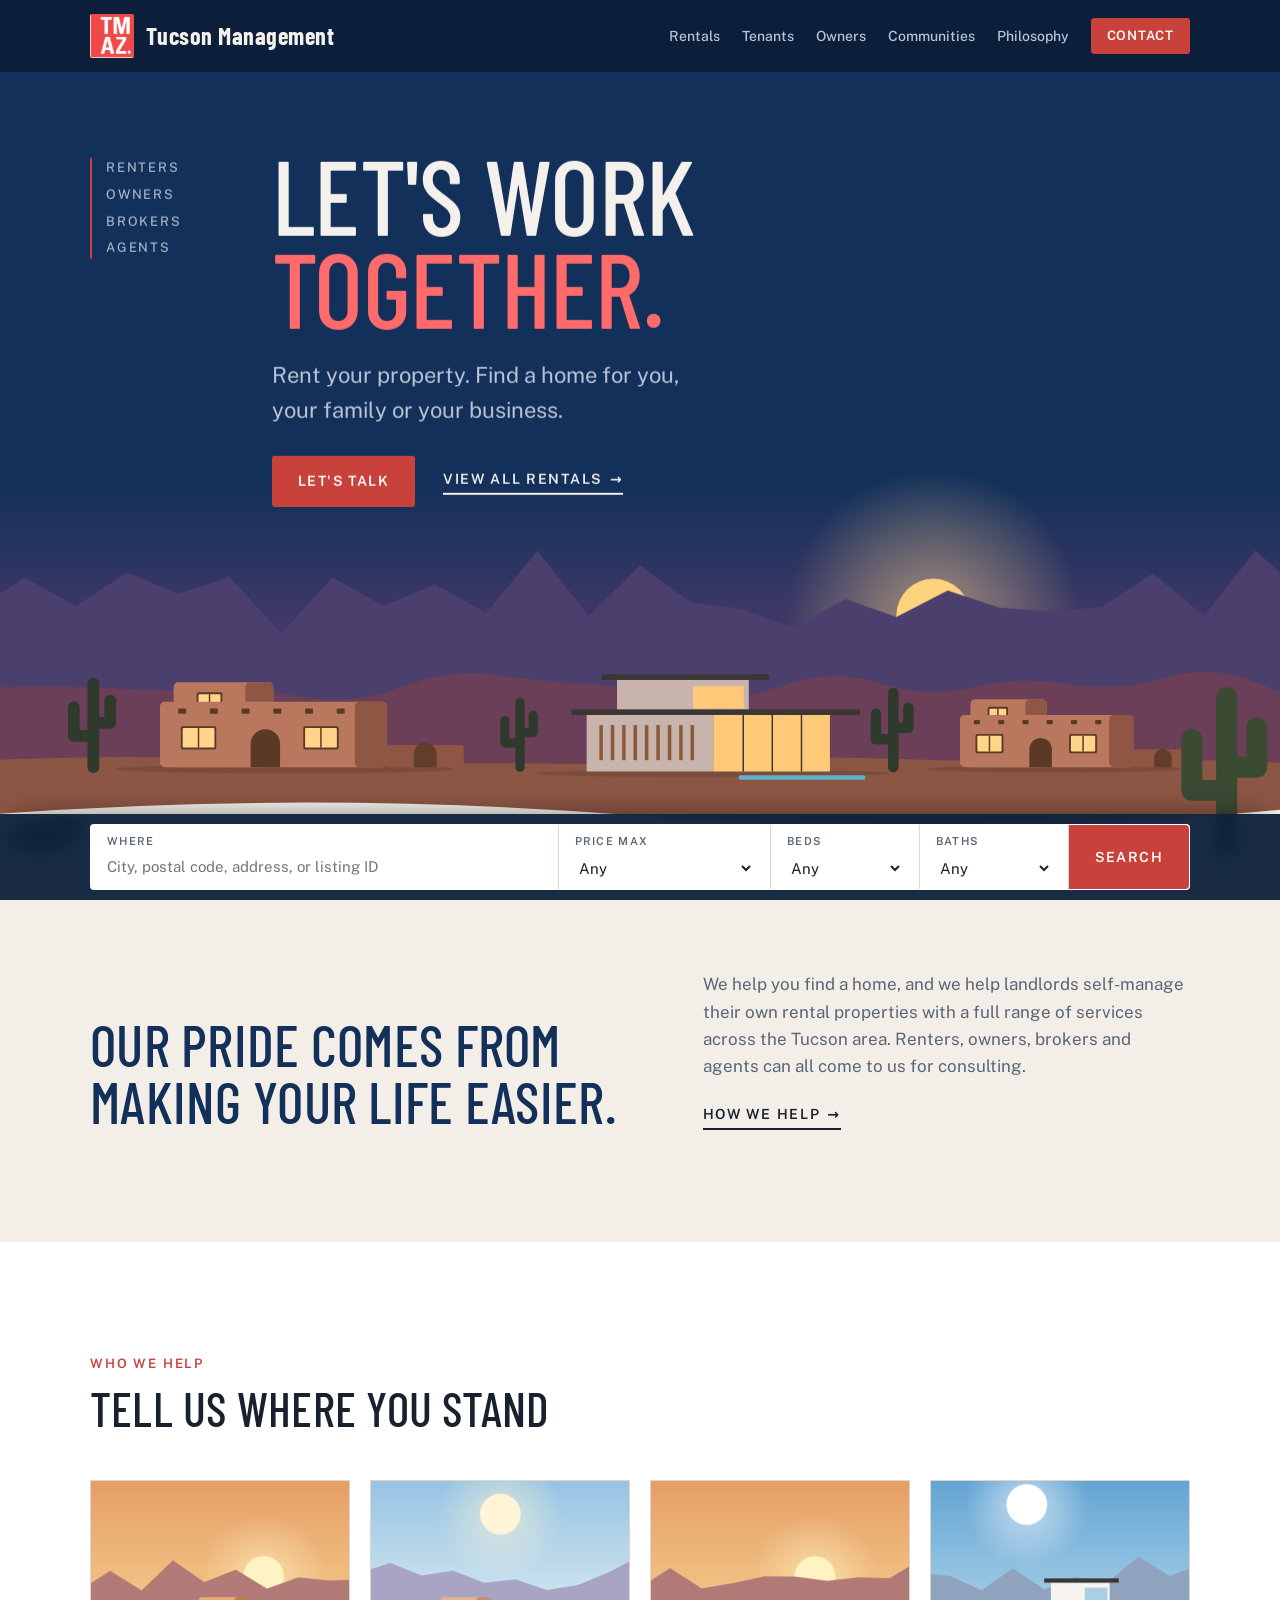
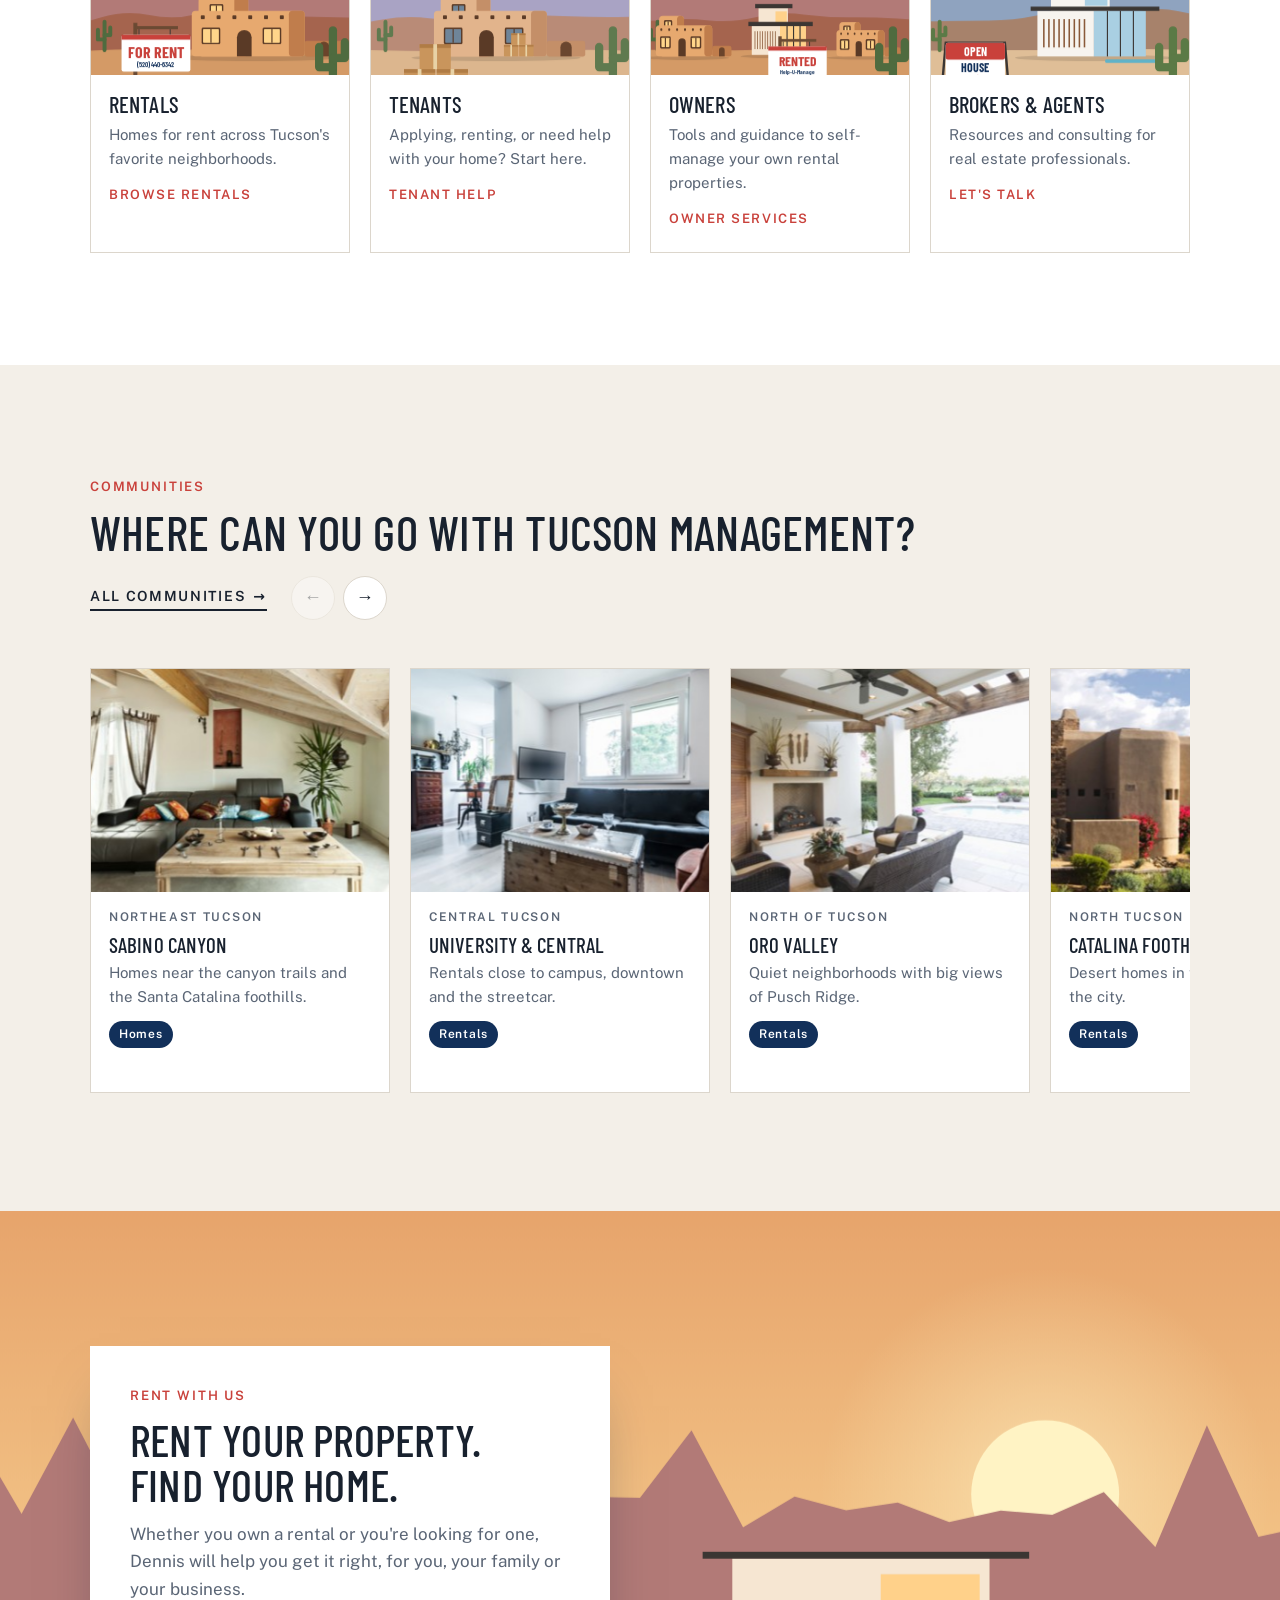
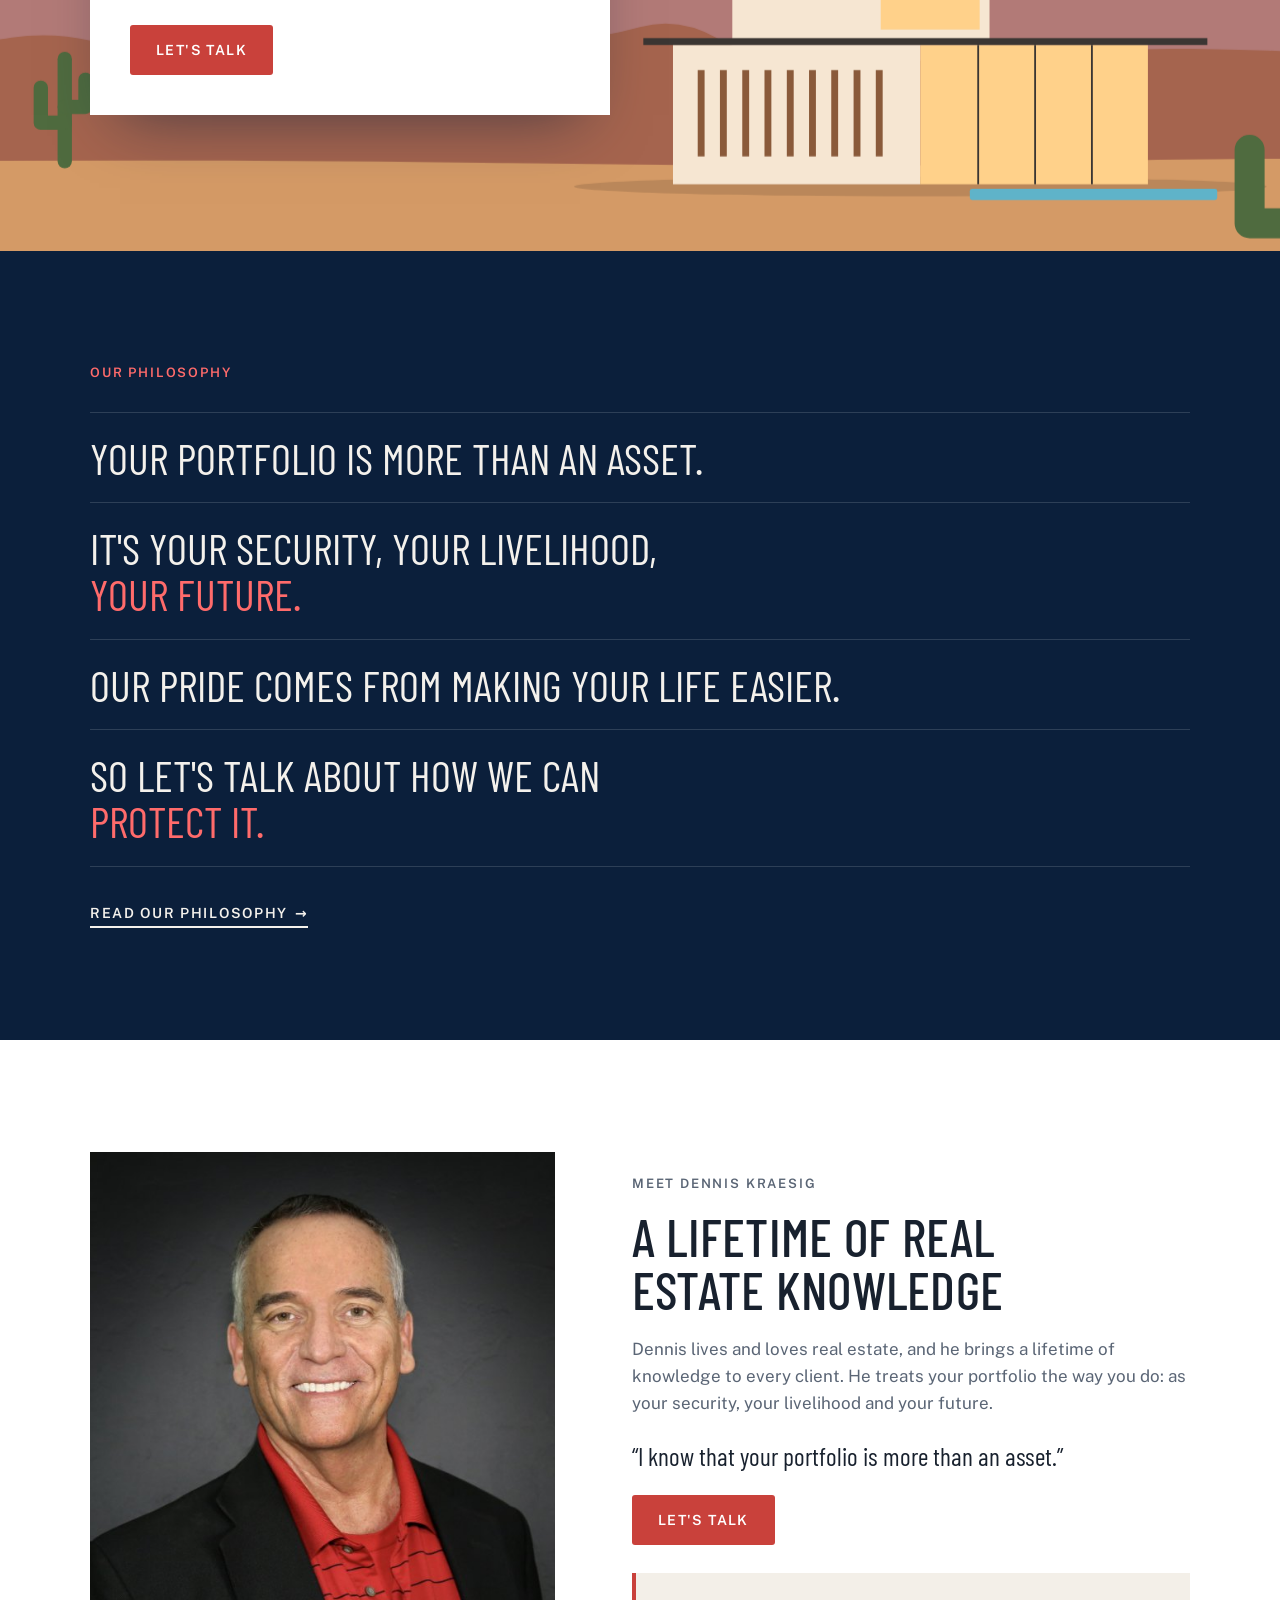
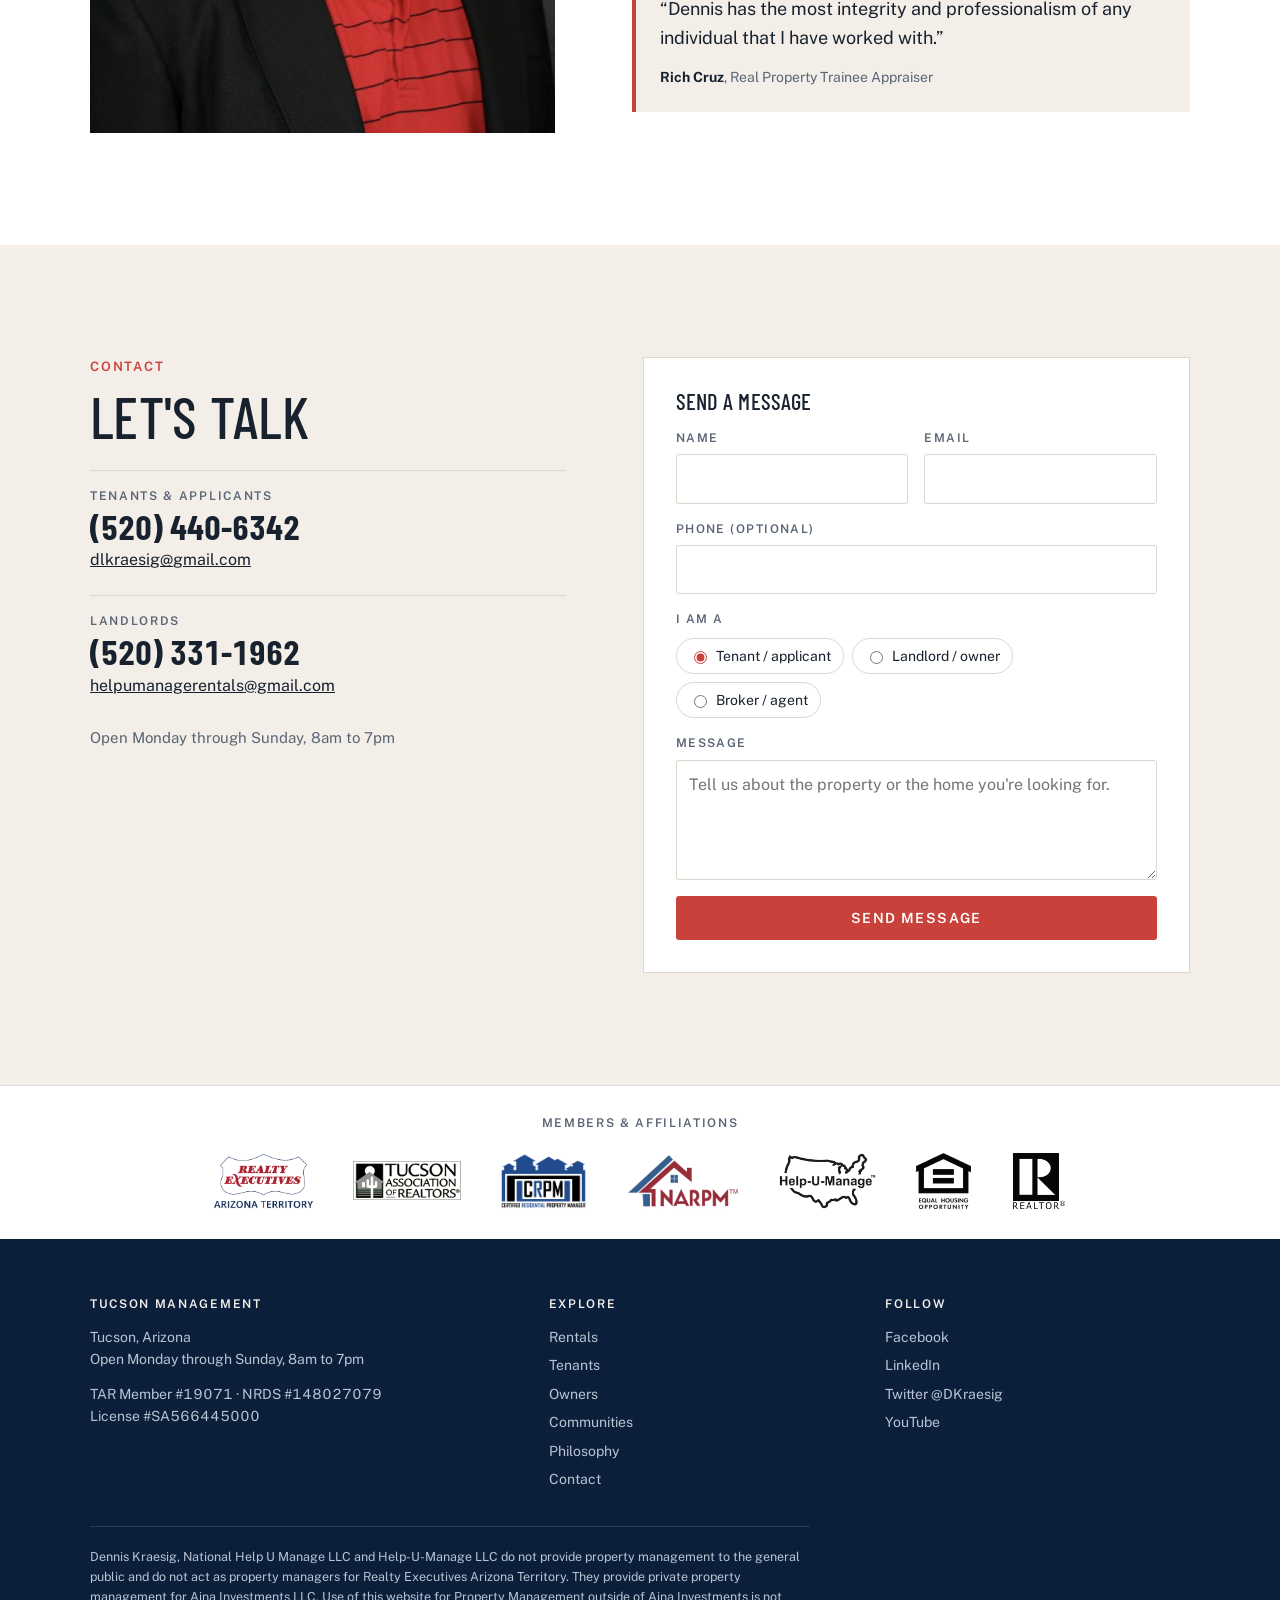
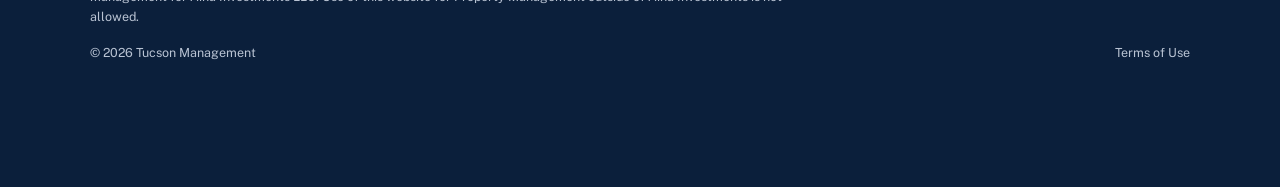
<file: index.html>
<!doctype html>
<html lang="en">
<head>
<meta charset="utf-8">
<meta name="viewport" content="width=device-width, initial-scale=1, viewport-fit=cover">
<meta name="description" content="Tucson Management: rentals and landlord support across Tucson with Dennis Kraesig.">
<title>Tucson Management</title>
<link rel="preconnect" href="https://fonts.googleapis.com">
<link rel="preconnect" href="https://fonts.gstatic.com" crossorigin>
<link rel="stylesheet" href="https://fonts.googleapis.com/css2?family=Barlow+Condensed:wght@400;500;600;700&family=Public+Sans:wght@400;500;600&display=swap">
<link rel="stylesheet" href="site.css">
</head>
<body>
<header class="topbar">
  <div class="wrap">
    <a class="brand" href="index.html" aria-label="Tucson Management home">
      <img class="brand-mark" src="img/tmaz-logo.png" alt="" width="44" height="44">
      <span class="brand-name">Tucson Management</span>
    </a>
    <nav class="nav" aria-label="Main">
      <a href="rentals/index.html">Rentals</a>
      <a href="tenants/index.html">Tenants</a>
      <a href="owners/index.html">Owners</a>
      <a href="communities/index.html">Communities</a>
      <a href="philosophy/index.html">Philosophy</a>
      <a class="cta" href="contact/index.html">Contact</a>
    </nav>
  </div>
</header>

<main id="top">
  <section class="hero" aria-labelledby="hero-title">
    <div class="wrap hero-grid hero-copy" data-depth="0.28">
      <ul class="hero-tags" aria-label="We serve">
        <li>Renters</li><li>Owners</li><li>Brokers</li><li>Agents</li>
      </ul>
      <div>
        <h1 id="hero-title">Let's work<br><span>together.</span></h1>
        <p class="hero-lede">Rent your property. Find a home for you, your family or your business.</p>
        <div class="hero-actions">
          <a class="btn" href="contact/index.html">Let's talk</a>
          <a class="textlink" href="rentals/index.html">View all rentals</a>
        </div>
      </div>
    </div>
    <div class="hero-scene" id="hero-scene" aria-hidden="true"></div>
  </section>

  <section class="search dock" aria-label="Search rentals">
    <div class="wrap">
      <form id="search-form" role="search" data-target="rentals/index.html">
        <label for="q"><span>Where</span><input id="q" name="q" type="text" placeholder="City, postal code, address, or listing ID"></label>
        <label for="price"><span>Price max</span>
          <select id="price" name="price"><option value="">Any</option><option>$1,000</option><option>$1,500</option><option>$2,000</option><option>$2,500</option><option>$3,500+</option></select></label>
        <label for="beds"><span>Beds</span>
          <select id="beds" name="beds"><option value="">Any</option><option>1+</option><option>2+</option><option>3+</option><option>4+</option></select></label>
        <label for="baths"><span>Baths</span>
          <select id="baths" name="baths"><option value="">Any</option><option>1+</option><option>2+</option><option>3+</option></select></label>
        <button class="btn" type="submit">Search</button>
      </form>
    </div>
  </section>

  <section class="intro" aria-labelledby="intro-title">
    <div class="wrap intro-grid">
      <h2 id="intro-title">Our pride comes from making your life easier.</h2>
      <div>
        <p>We help you find a home, and we help landlords self-manage their own rental properties with a full range of services across the Tucson area. Renters, owners, brokers and agents can all come to us for consulting.</p>
        <a class="textlink" href="#who">How we help</a>
      </div>
    </div>
  </section>

  <section class="who" id="who" aria-labelledby="who-title">
    <div class="wrap">
      <div class="head">
        <div><p class="eyebrow">Who we help</p><h2 id="who-title">Tell us where you stand</h2></div>
      </div>
      <div class="who-grid">
        <a class="who-card" href="rentals/index.html">
          <div class="ph" role="img" aria-label="Home with a For Rent sign" data-scene="golden:rent" data-seed="3"></div>
          <div class="body"><h3>Rentals</h3><p>Homes for rent across Tucson's favorite neighborhoods.</p><span class="more">Browse rentals</span></div>
        </a>
        <a class="who-card" href="tenants/index.html">
          <div class="ph" role="img" aria-label="Moving boxes at the front door of a new home" data-scene="morning:movein" data-seed="10"></div>
          <div class="body"><h3>Tenants</h3><p>Applying, renting, or need help with your home? Start here.</p><span class="more">Tenant help</span></div>
        </a>
        <a class="who-card" href="owners/index.html">
          <div class="ph" role="img" aria-label="A row of rental homes" data-scene="golden:portfolio" data-seed="17"></div>
          <div class="body"><h3>Owners</h3><p>Tools and guidance to self-manage your own rental properties.</p><span class="more">Owner services</span></div>
        </a>
        <a class="who-card" href="owners/index.html#brokers">
          <div class="ph" role="img" aria-label="Open house sign in front of a modern home" data-scene="day:openhouse" data-seed="24"></div>
          <div class="body"><h3>Brokers &amp; Agents</h3><p>Resources and consulting for real estate professionals.</p><span class="more">Let's talk</span></div>
        </a>
      </div>
    </div>
  </section>

  <section class="places" id="communities" aria-labelledby="places-title">
    <div class="wrap">
      <div class="head">
        <div><p class="eyebrow">Communities</p><h2 id="places-title">Where can you go with Tucson Management?</h2></div>
        <div class="head-actions"><a class="textlink" href="communities/index.html">All communities</a>
        <div class="car-nav"><button type="button" class="car-btn" data-dir="-1" aria-controls="comm-carousel" aria-label="Previous communities">←</button><button type="button" class="car-btn" data-dir="1" aria-controls="comm-carousel" aria-label="Next communities">→</button></div></div>
      </div>
      <div class="places-grid carousel" id="comm-carousel" tabindex="0" role="region" aria-label="Communities, scroll sideways for more">
        <article class="place"><div class="ph" role="img" aria-label="Home near Sabino Canyon" data-scene="morning:adobe" data-seed="31" data-src="img/photos/sabino-canyon.jpg"></div>
          <div class="body"><span class="loc">Northeast Tucson</span><h3><a href="communities/index.html#sabino" style="text-decoration:none">Sabino Canyon</a></h3><p>Homes near the canyon trails and the Santa Catalina foothills.</p><span class="pill">Homes</span></div></article>
        <article class="place"><div class="ph" role="img" aria-label="Home near the university" data-scene="golden:modern" data-seed="38" data-src="img/photos/university.jpg"></div>
          <div class="body"><span class="loc">Central Tucson</span><h3><a href="communities/index.html#university" style="text-decoration:none">University &amp; Central</a></h3><p>Rentals close to campus, downtown and the streetcar.</p><span class="pill">Rentals</span></div></article>
        <article class="place"><div class="ph" role="img" aria-label="Home in Oro Valley" data-scene="dusk:modern" data-seed="45" data-src="img/photos/oro-valley.jpg"></div>
          <div class="body"><span class="loc">North of Tucson</span><h3><a href="communities/index.html#oro-valley" style="text-decoration:none">Oro Valley</a></h3><p>Quiet neighborhoods with big views of Pusch Ridge.</p><span class="pill">Rentals</span></div></article>
        <article class="place"><div class="ph" role="img" aria-label="Home in the Catalina Foothills" data-scene="day:adobe" data-seed="52" data-src="img/photos/catalina-foothills.jpg"></div>
          <div class="body"><span class="loc">North Tucson</span><h3><a href="communities/index.html#foothills" style="text-decoration:none">Catalina Foothills</a></h3><p>Desert homes in the foothills above the city.</p><span class="pill">Rentals</span></div></article>
      
        <article class="place"><div class="ph" role="img" aria-label="Home in Casas Adobes" data-scene="golden:adobe" data-seed="59" data-src="img/photos/casas-adobes.jpg"></div>
          <div class="body"><span class="loc">Northwest Tucson</span><h3><a href="communities/index.html#casas-adobes" style="text-decoration:none">Casas Adobes</a></h3><p>Established neighborhoods with mountain views on the northwest side.</p><span class="pill">Homes</span></div></article>
        <article class="place"><div class="ph" role="img" aria-label="Home in Drexel Heights" data-scene="day:adobe" data-seed="66" data-src="img/photos/drexel-heights.jpg"></div>
          <div class="body"><span class="loc">Southwest Tucson</span><h3><a href="communities/index.html#drexel-heights" style="text-decoration:none">Drexel Heights</a></h3><p>Room to spread out on the southwest side, near Tucson Mountain Park.</p><span class="pill">Homes</span></div></article>
      </div>
    </div>
  </section>

  <section class="band" aria-labelledby="band-title">
    <div class="band-bg" role="img" aria-label="Modern desert home at golden hour" data-scene="golden:band" data-seed="41" data-band></div>
    <div class="wrap">
      <div class="band-card">
        <p class="eyebrow">Rent with us</p>
        <h2 id="band-title">Rent your property. Find your home.</h2>
        <p>Whether you own a rental or you're looking for one, Dennis will help you get it right, for you, your family or your business.</p>
        <a class="btn" href="contact/index.html">Let's talk</a>
      </div>
    </div>
  </section>

  <section class="philosophy" id="philosophy" aria-labelledby="phil-title">
    <div class="wrap">
      <p class="eyebrow" id="phil-title">Our philosophy</p>
      <ul class="principles">
        <li>Your portfolio is more than an asset.</li>
        <li>It's your security, your livelihood, <em>your future.</em></li>
        <li>Our pride comes from making your life easier.</li>
        <li>So let's talk about how we can <em>protect it.</em></li>
      </ul>
      <p style="margin:32px 0 0"><a class="textlink" href="philosophy/index.html">Read our philosophy</a></p>
    </div>
  </section>

  <section class="meet" aria-labelledby="meet-title">
    <div class="wrap meet-grid">
      <div class="portrait"><img src="img/dennis-kraesig.jpg" alt="Dennis L. Kraesig" width="706" height="704"></div>
      <div>
        <p class="eyebrow">Meet Dennis Kraesig</p>
        <h2 id="meet-title">A lifetime of real estate knowledge</h2>
        <p>Dennis lives and loves real estate, and he brings a lifetime of knowledge to every client. He treats your portfolio the way you do: as your security, your livelihood and your future.</p>
        <p class="pull">“I know that your portfolio is more than an asset.”</p>
        <a class="btn" href="#contact">Let's talk</a>
        <blockquote class="quote">
          <p>“Dennis has the most integrity and professionalism of any individual that I have worked with.”</p>
          <cite><b>Rich Cruz</b>, Real Property Trainee Appraiser</cite>
        </blockquote>
      </div>
    </div>
  </section>

  <section class="contact" id="contact" aria-labelledby="contact-title">
    <div class="wrap contact-grid">
      <div>
        <p class="eyebrow">Contact</p>
        <h2 id="contact-title">Let's talk</h2>
        <div class="lines">
          <div class="line">
            <span class="aud">Tenants &amp; applicants</span>
            <a class="tel" href="tel:+15204406342">(520) 440-6342</a>
            <a class="mail" href="mailto:dlkraesig@gmail.com">dlkraesig@gmail.com</a>
          </div>
          <div class="line">
            <span class="aud">Landlords</span>
            <a class="tel" href="tel:+15203311962">(520) 331-1962</a>
            <a class="mail" href="mailto:helpumanagerentals@gmail.com">helpumanagerentals@gmail.com</a>
          </div>
          <div class="hours">Open Monday through Sunday, 8am to 7pm</div>
        </div>
      </div>
      <form class="form" id="contact-form">
        <h3>Send a message</h3>
        <div class="row">
          <label class="field" for="c-name"><span>Name</span><input id="c-name" name="name" type="text" autocomplete="name" required></label>
          <label class="field" for="c-email"><span>Email</span><input id="c-email" name="email" type="email" autocomplete="email" required></label>
        </div>
        <label class="field" for="c-phone"><span>Phone (optional)</span><input id="c-phone" name="phone" type="tel" autocomplete="tel"></label>
        <fieldset class="chips">
          <legend>I am a</legend>
          <label><input type="radio" id="r-tenant" name="role" value="Tenant / applicant" checked> Tenant / applicant</label>
          <label><input type="radio" id="r-owner" name="role" value="Landlord / owner"> Landlord / owner</label>
          <label><input type="radio" id="r-pro" name="role" value="Broker / agent"> Broker / agent</label>
        </fieldset>
        <label class="field" for="c-msg"><span>Message</span><textarea id="c-msg" name="message" placeholder="Tell us about the property or the home you're looking for."></textarea></label>
        <button class="btn" type="submit">Send message</button>
        <div class="sent" id="sent" hidden>Thanks. This preview doesn't send messages yet; on the live site this form will go straight to Dennis.</div>
      </form>
    </div>
  </section>
</main>
<div class="logos" aria-label="Memberships and affiliations">
  <div class="wrap">
    <p>Members &amp; affiliations</p>
    <div class="logo-row">
    <img src="img/realty-executives.png" alt="Realty Executives Arizona Territory" width="590" height="327">
    <img class="tar" src="img/tucson-realtors.png" alt="Tucson Association of Realtors" width="320" height="115">
    <img src="img/crpm.png" alt="CRPM, Certified Residential Property Manager" width="416" height="265">
    <img src="img/narpm.png" alt="NARPM" width="431" height="211">
    <img src="img/help-u-manage.png" alt="Help-U-Manage" width="674" height="389">
    <img class="sq" src="img/equal-housing.png" alt="Equal Housing Opportunity" width="236" height="240">
    <img class="sq" src="img/realtor.png" alt="Realtor" width="216" height="234">
    </div>
  </div>
</div>
<footer>
  <div class="wrap">
    <div class="foot-grid">
      <div>
        <h4>Tucson Management</h4>
        <p style="margin:0">Tucson, Arizona<br>Open Monday through Sunday, 8am to 7pm</p>
        <p class="lic" style="margin:12px 0 0">TAR Member #19071 · NRDS #148027079<br>License #SA566445000</p>
      </div>
      <div>
        <h4>Explore</h4>
        <ul><li><a href="rentals/index.html">Rentals</a></li><li><a href="tenants/index.html">Tenants</a></li><li><a href="owners/index.html">Owners</a></li><li><a href="communities/index.html">Communities</a></li><li><a href="philosophy/index.html">Philosophy</a></li><li><a href="contact/index.html">Contact</a></li></ul>
      </div>
      <div>
        <h4>Follow</h4>
        <ul><li><a href="https://www.facebook.com/">Facebook</a></li><li><a href="https://www.linkedin.com/">LinkedIn</a></li><li><a href="https://twitter.com/DKraesig">Twitter @DKraesig</a></li><li><a href="https://www.youtube.com/">YouTube</a></li></ul>
      </div>
    </div>
    <p class="disclaimer">Dennis Kraesig, National Help U Manage LLC and Help-U-Manage LLC do not provide property management to the general public and do not act as property managers for Realty Executives Arizona Territory. They provide private property management for Aina Investments LLC. Use of this website for Property Management outside of Aina Investments is not allowed.</p>
    <div class="copy"><span>© 2026 Tucson Management</span><a href="contact/index.html#terms">Terms of Use</a></div>
  </div>
</footer>
<script src="site.js"></script>
</body>
</html>
</file>
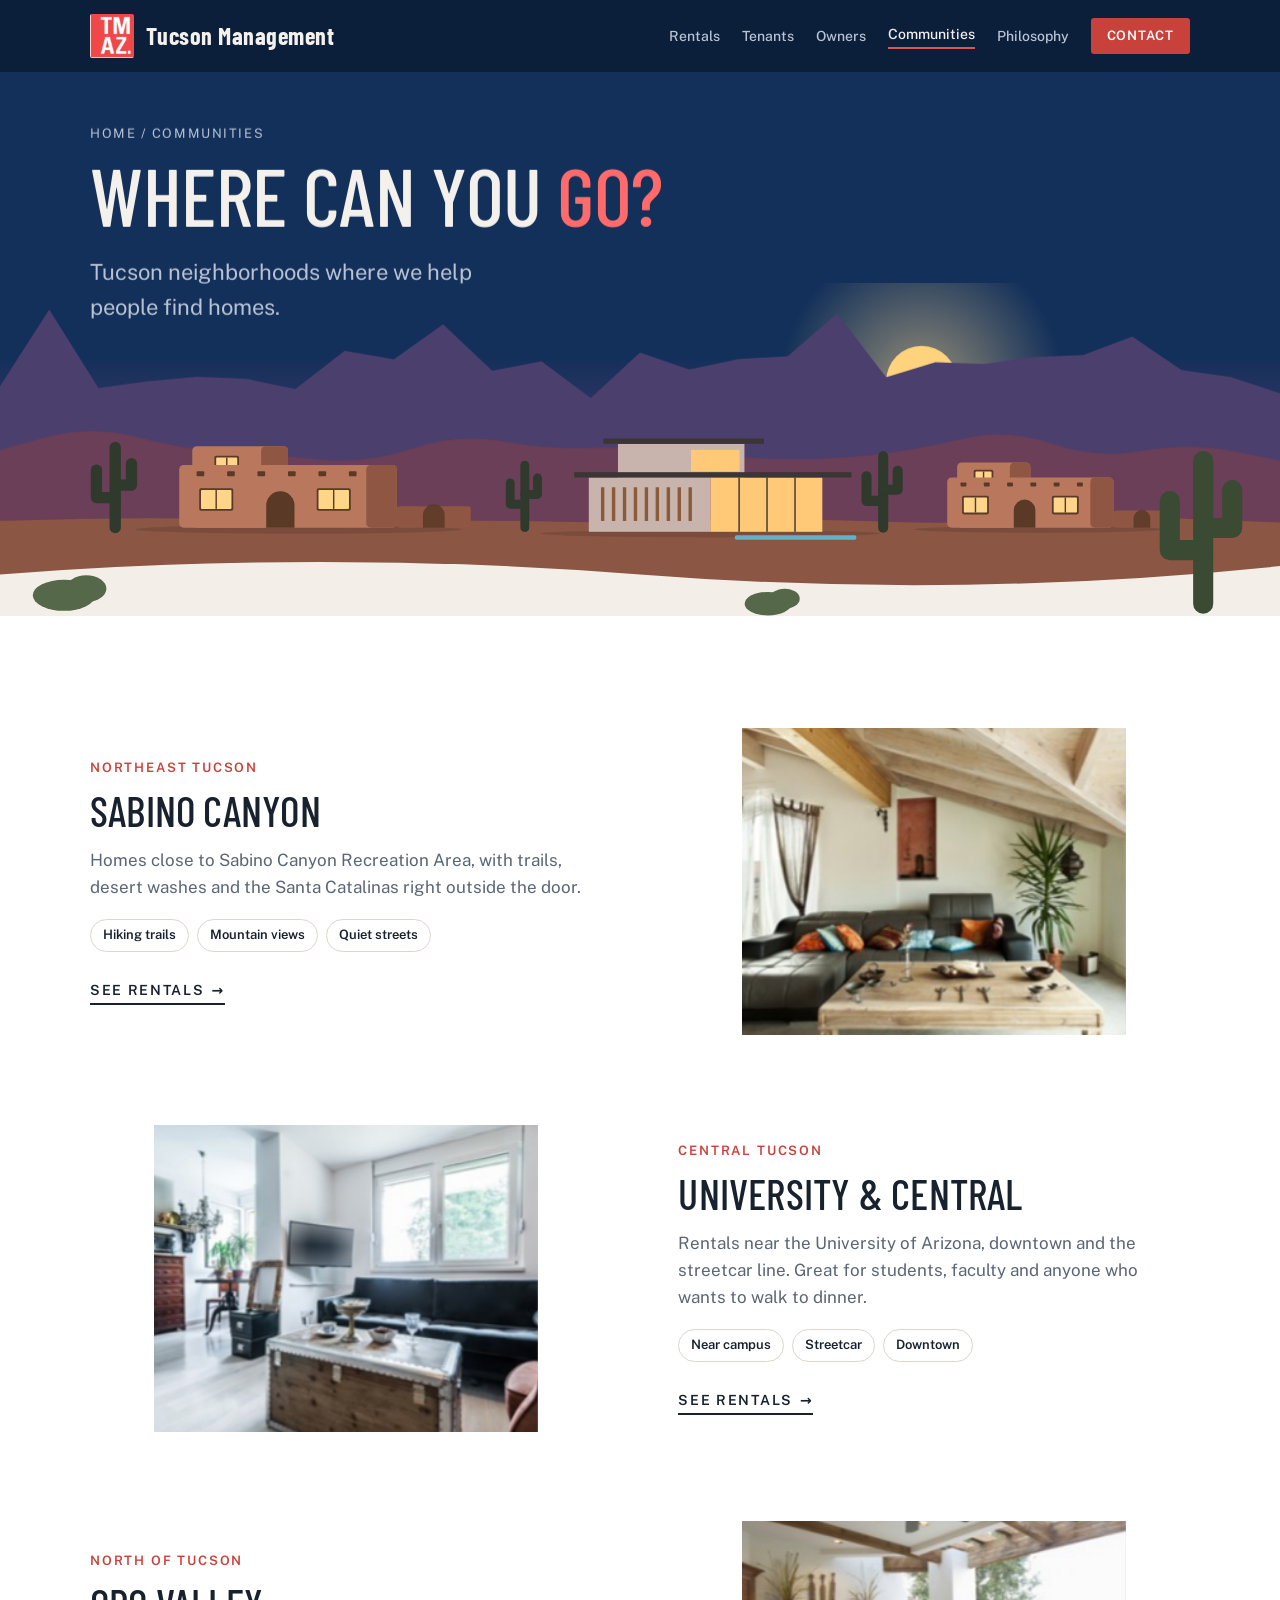
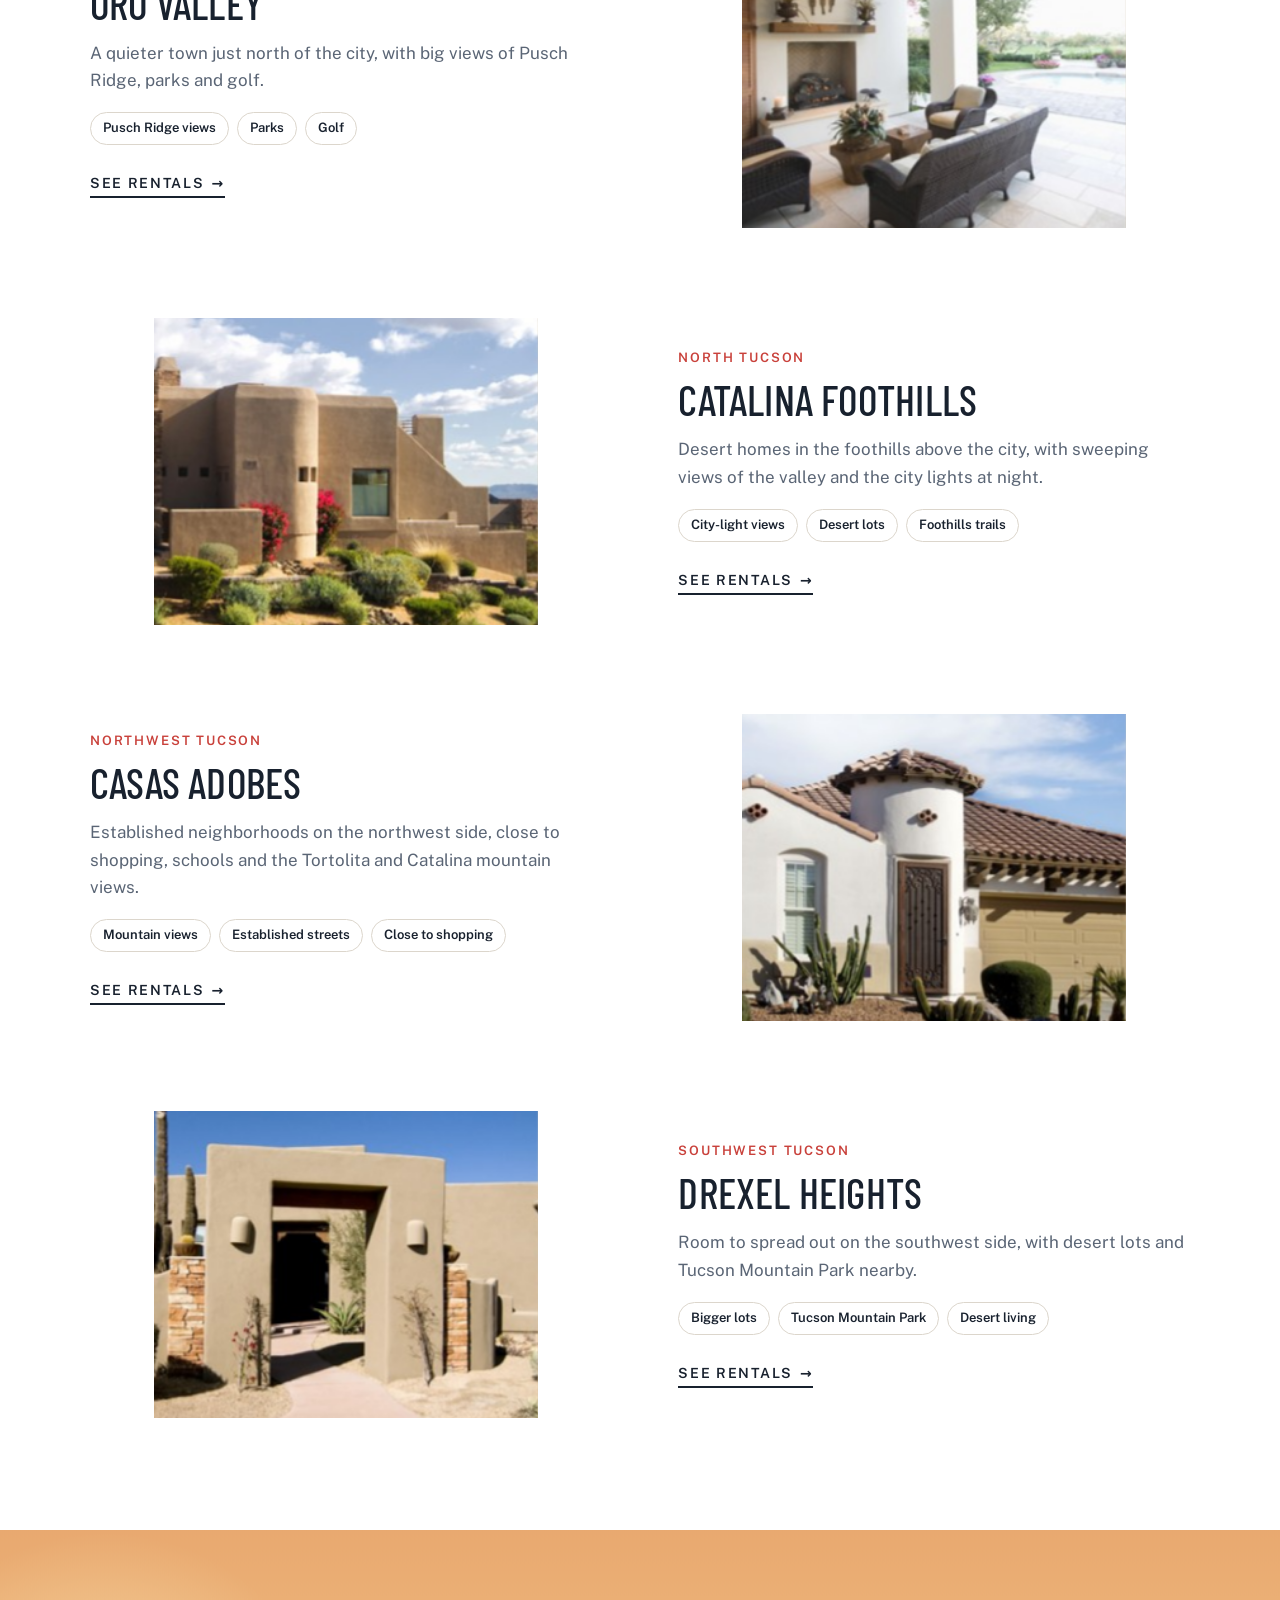
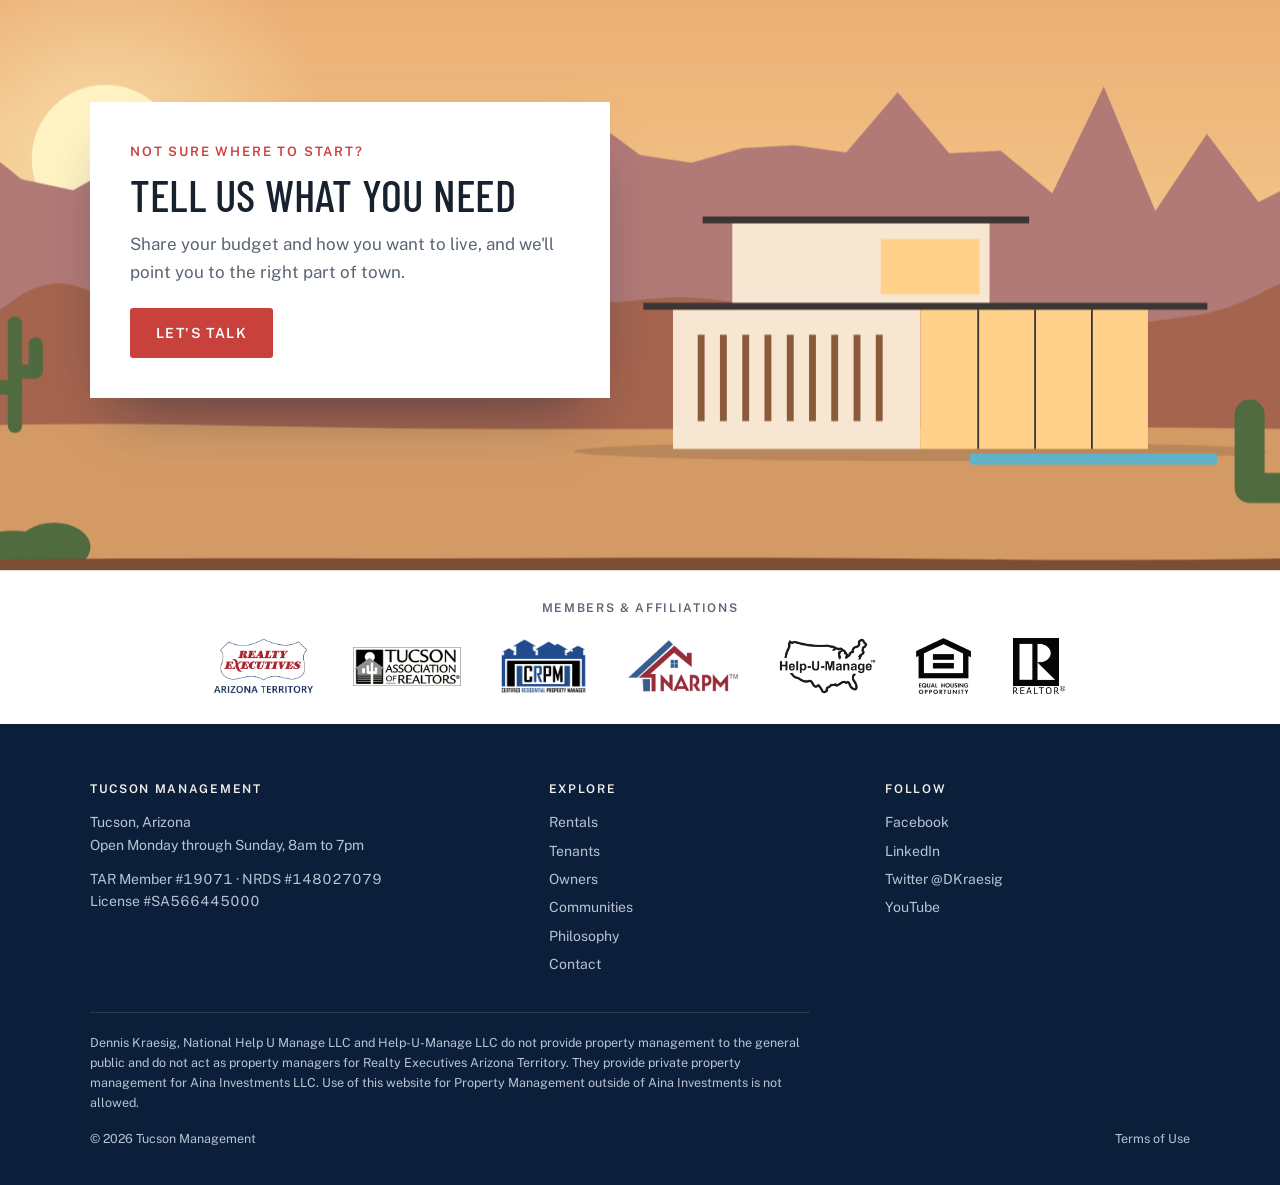
<file: communities/index.html>
<!doctype html>
<html lang="en">
<head>
<meta charset="utf-8">
<meta name="viewport" content="width=device-width, initial-scale=1, viewport-fit=cover">
<meta name="description" content="Tucson neighborhoods we serve.">
<title>Communities · Tucson Management</title>
<link rel="preconnect" href="https://fonts.googleapis.com">
<link rel="preconnect" href="https://fonts.gstatic.com" crossorigin>
<link rel="stylesheet" href="https://fonts.googleapis.com/css2?family=Barlow+Condensed:wght@400;500;600;700&family=Public+Sans:wght@400;500;600&display=swap">
<link rel="stylesheet" href="../site.css">
</head>
<body>
<header class="topbar">
  <div class="wrap">
    <a class="brand" href="../index.html" aria-label="Tucson Management home">
      <img class="brand-mark" src="../img/tmaz-logo.png" alt="" width="44" height="44">
      <span class="brand-name">Tucson Management</span>
    </a>
    <nav class="nav" aria-label="Main">
      <a href="../rentals/index.html">Rentals</a>
      <a href="../tenants/index.html">Tenants</a>
      <a href="../owners/index.html">Owners</a>
      <a href="../communities/index.html" aria-current="page">Communities</a>
      <a href="../philosophy/index.html">Philosophy</a>
      <a class="cta" href="../contact/index.html">Contact</a>
    </nav>
  </div>
</header>

<main id="top">
  <section class="hero sub" aria-labelledby="hero-title">
    <div class="wrap hero-copy" data-depth="0.28">
      <p class="crumbs"><a href="../index.html">Home</a> / Communities</p>
      <h1 id="hero-title">Where can you <span>go?</span></h1>
      <p class="hero-lede">Tucson neighborhoods where we help people find homes.</p>
      
    </div>
    <div class="hero-scene" data-seed="24" aria-hidden="true"></div>
  </section>
  <section aria-label="Communities">
    <div class="wrap">
      <div class="split" id="sabino">
        <div>
          <p class="eyebrow">Northeast Tucson</p>
          <h2>Sabino Canyon</h2>
          <div class="prose"><p>Homes close to Sabino Canyon Recreation Area, with trails, desert washes and the Santa Catalinas right outside the door.</p></div>
          <ul class="facts"><li>Hiking trails</li><li>Mountain views</li><li>Quiet streets</li></ul>
          <a class="textlink" href="../rentals/index.html">See rentals</a>
        </div>
        <div class="ph" role="img" aria-label="Sabino Canyon home" data-scene="golden:adobe" data-seed="41" data-src="../img/photos/sabino-canyon.jpg"></div>
      </div>
      <div class="split flip" id="university">
        <div>
          <p class="eyebrow">Central Tucson</p>
          <h2>University &amp; Central</h2>
          <div class="prose"><p>Rentals near the University of Arizona, downtown and the streetcar line. Great for students, faculty and anyone who wants to walk to dinner.</p></div>
          <ul class="facts"><li>Near campus</li><li>Streetcar</li><li>Downtown</li></ul>
          <a class="textlink" href="../rentals/index.html">See rentals</a>
        </div>
        <div class="ph" role="img" aria-label="University &amp; Central home" data-scene="morning:adobe" data-seed="42" data-src="../img/photos/university.jpg"></div>
      </div>
      <div class="split" id="oro-valley">
        <div>
          <p class="eyebrow">North of Tucson</p>
          <h2>Oro Valley</h2>
          <div class="prose"><p>A quieter town just north of the city, with big views of Pusch Ridge, parks and golf.</p></div>
          <ul class="facts"><li>Pusch Ridge views</li><li>Parks</li><li>Golf</li></ul>
          <a class="textlink" href="../rentals/index.html">See rentals</a>
        </div>
        <div class="ph" role="img" aria-label="Oro Valley home" data-scene="dusk:modern" data-seed="43" data-src="../img/photos/oro-valley.jpg"></div>
      </div>
      <div class="split flip" id="foothills">
        <div>
          <p class="eyebrow">North Tucson</p>
          <h2>Catalina Foothills</h2>
          <div class="prose"><p>Desert homes in the foothills above the city, with sweeping views of the valley and the city lights at night.</p></div>
          <ul class="facts"><li>City-light views</li><li>Desert lots</li><li>Foothills trails</li></ul>
          <a class="textlink" href="../rentals/index.html">See rentals</a>
        </div>
        <div class="ph" role="img" aria-label="Catalina Foothills home" data-scene="day:modern" data-seed="44" data-src="../img/photos/catalina-foothills.jpg"></div>
      </div>
      <div class="split" id="casas-adobes">
        <div>
          <p class="eyebrow">Northwest Tucson</p>
          <h2>Casas Adobes</h2>
          <div class="prose"><p>Established neighborhoods on the northwest side, close to shopping, schools and the Tortolita and Catalina mountain views.</p></div>
          <ul class="facts"><li>Mountain views</li><li>Established streets</li><li>Close to shopping</li></ul>
          <a class="textlink" href="../rentals/index.html">See rentals</a>
        </div>
        <div class="ph" role="img" aria-label="Casas Adobes home" data-scene="golden:adobe" data-seed="46" data-src="../img/photos/casas-adobes.jpg"></div>
      </div>
      <div class="split flip" id="drexel-heights">
        <div>
          <p class="eyebrow">Southwest Tucson</p>
          <h2>Drexel Heights</h2>
          <div class="prose"><p>Room to spread out on the southwest side, with desert lots and Tucson Mountain Park nearby.</p></div>
          <ul class="facts"><li>Bigger lots</li><li>Tucson Mountain Park</li><li>Desert living</li></ul>
          <a class="textlink" href="../rentals/index.html">See rentals</a>
        </div>
        <div class="ph" role="img" aria-label="Drexel Heights home" data-scene="day:adobe" data-seed="47" data-src="../img/photos/drexel-heights.jpg"></div>
      </div>
    </div>
  </section>
  <section class="band" aria-labelledby="band-title">
    <div class="band-bg" role="img" aria-label="Modern desert home at golden hour" data-scene="golden:band" data-seed="45" data-band></div>
    <div class="wrap">
      <div class="band-card">
        <p class="eyebrow">Not sure where to start?</p>
        <h2 id="band-title">Tell us what you need</h2>
        <p>Share your budget and how you want to live, and we'll point you to the right part of town.</p>
        <a class="btn" href="../contact/index.html">Let's talk</a>
      </div>
    </div>
  </section>
</main>
<div class="logos" aria-label="Memberships and affiliations">
  <div class="wrap">
    <p>Members &amp; affiliations</p>
    <div class="logo-row">
    <img src="../img/realty-executives.png" alt="Realty Executives Arizona Territory" width="590" height="327">
    <img class="tar" src="../img/tucson-realtors.png" alt="Tucson Association of Realtors" width="320" height="115">
    <img src="../img/crpm.png" alt="CRPM, Certified Residential Property Manager" width="416" height="265">
    <img src="../img/narpm.png" alt="NARPM" width="431" height="211">
    <img src="../img/help-u-manage.png" alt="Help-U-Manage" width="674" height="389">
    <img class="sq" src="../img/equal-housing.png" alt="Equal Housing Opportunity" width="236" height="240">
    <img class="sq" src="../img/realtor.png" alt="Realtor" width="216" height="234">
    </div>
  </div>
</div>
<footer>
  <div class="wrap">
    <div class="foot-grid">
      <div>
        <h4>Tucson Management</h4>
        <p style="margin:0">Tucson, Arizona<br>Open Monday through Sunday, 8am to 7pm</p>
        <p class="lic" style="margin:12px 0 0">TAR Member #19071 · NRDS #148027079<br>License #SA566445000</p>
      </div>
      <div>
        <h4>Explore</h4>
        <ul><li><a href="../rentals/index.html">Rentals</a></li><li><a href="../tenants/index.html">Tenants</a></li><li><a href="../owners/index.html">Owners</a></li><li><a href="../communities/index.html">Communities</a></li><li><a href="../philosophy/index.html">Philosophy</a></li><li><a href="../contact/index.html">Contact</a></li></ul>
      </div>
      <div>
        <h4>Follow</h4>
        <ul><li><a href="https://www.facebook.com/">Facebook</a></li><li><a href="https://www.linkedin.com/">LinkedIn</a></li><li><a href="https://twitter.com/DKraesig">Twitter @DKraesig</a></li><li><a href="https://www.youtube.com/">YouTube</a></li></ul>
      </div>
    </div>
    <p class="disclaimer">Dennis Kraesig, National Help U Manage LLC and Help-U-Manage LLC do not provide property management to the general public and do not act as property managers for Realty Executives Arizona Territory. They provide private property management for Aina Investments LLC. Use of this website for Property Management outside of Aina Investments is not allowed.</p>
    <div class="copy"><span>© 2026 Tucson Management</span><a href="../contact/index.html#terms">Terms of Use</a></div>
  </div>
</footer>
<script src="../site.js"></script>
</body>
</html>
</file>
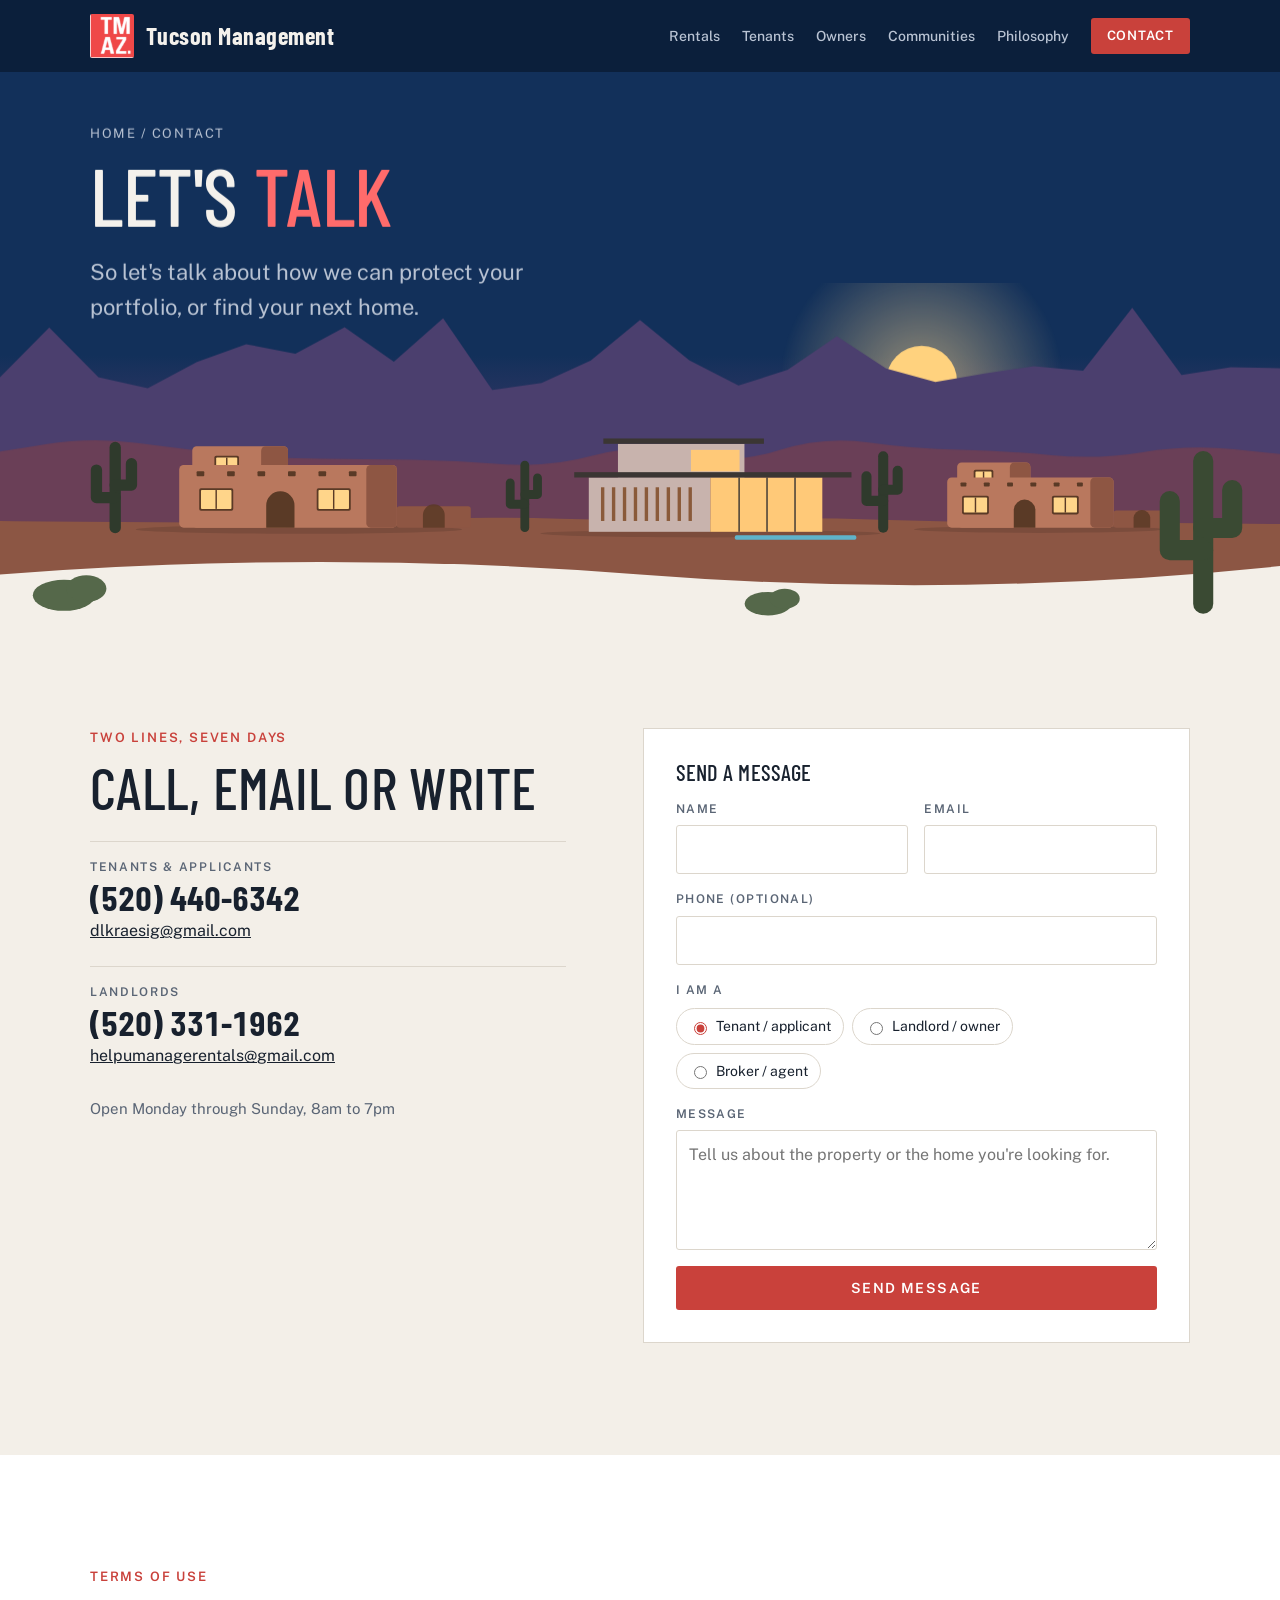
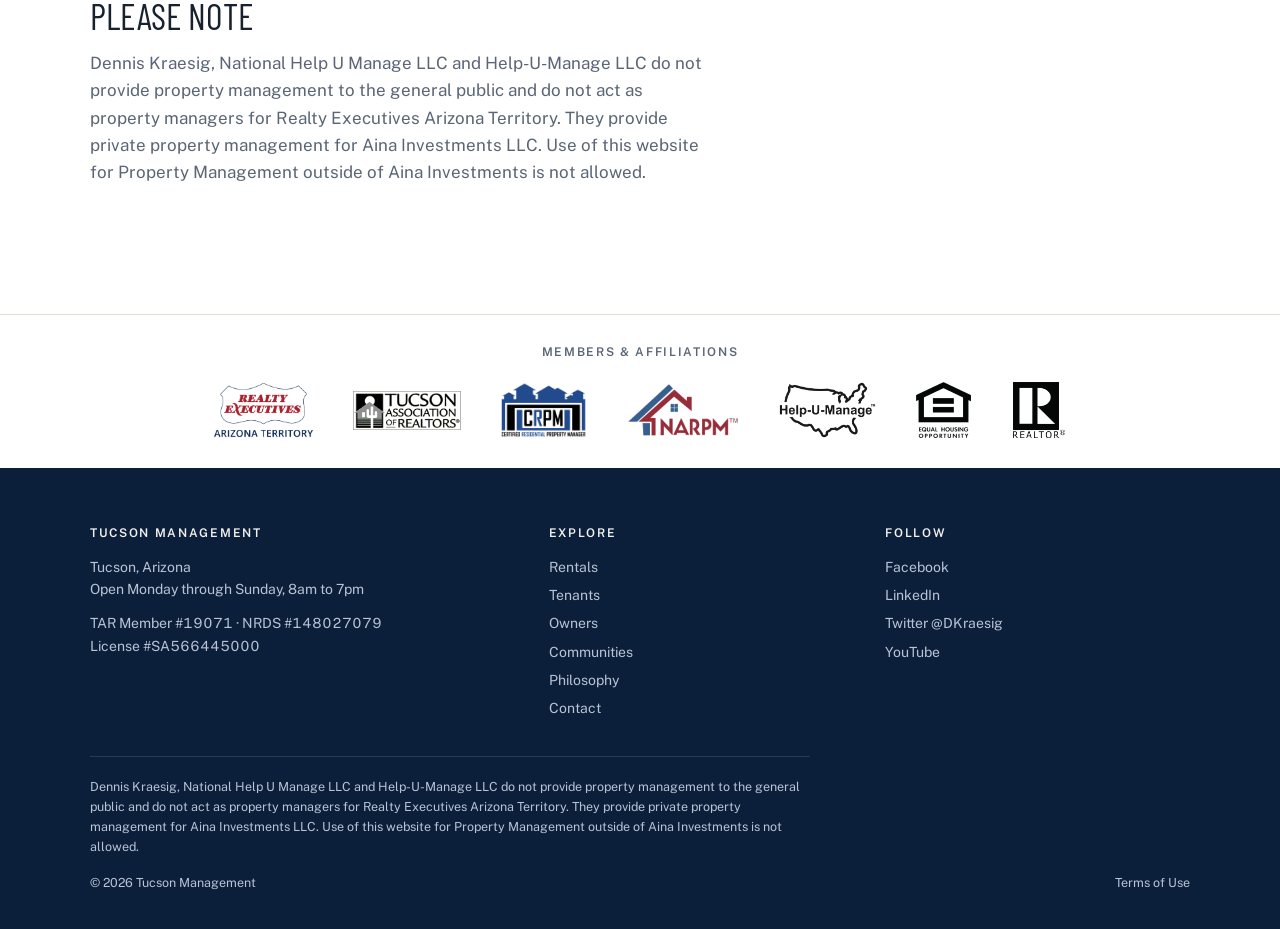
<file: contact/index.html>
<!doctype html>
<html lang="en">
<head>
<meta charset="utf-8">
<meta name="viewport" content="width=device-width, initial-scale=1, viewport-fit=cover">
<meta name="description" content="Phone, email and hours for Tucson Management.">
<title>Contact · Tucson Management</title>
<link rel="preconnect" href="https://fonts.googleapis.com">
<link rel="preconnect" href="https://fonts.gstatic.com" crossorigin>
<link rel="stylesheet" href="https://fonts.googleapis.com/css2?family=Barlow+Condensed:wght@400;500;600;700&family=Public+Sans:wght@400;500;600&display=swap">
<link rel="stylesheet" href="../site.css">
</head>
<body>
<header class="topbar">
  <div class="wrap">
    <a class="brand" href="../index.html" aria-label="Tucson Management home">
      <img class="brand-mark" src="../img/tmaz-logo.png" alt="" width="44" height="44">
      <span class="brand-name">Tucson Management</span>
    </a>
    <nav class="nav" aria-label="Main">
      <a href="../rentals/index.html">Rentals</a>
      <a href="../tenants/index.html">Tenants</a>
      <a href="../owners/index.html">Owners</a>
      <a href="../communities/index.html">Communities</a>
      <a href="../philosophy/index.html">Philosophy</a>
      <a class="cta" href="../contact/index.html" aria-current="page">Contact</a>
    </nav>
  </div>
</header>

<main id="top">
  <section class="hero sub" aria-labelledby="hero-title">
    <div class="wrap hero-copy" data-depth="0.28">
      <p class="crumbs"><a href="../index.html">Home</a> / Contact</p>
      <h1 id="hero-title">Let's <span>talk</span></h1>
      <p class="hero-lede">So let's talk about how we can protect your portfolio, or find your next home.</p>
      
    </div>
    <div class="hero-scene" data-seed="26" aria-hidden="true"></div>
  </section>
  <section class="contact" id="contact" aria-labelledby="contact-title">
    <div class="wrap contact-grid">
      <div>
        <p class="eyebrow">Two lines, seven days</p>
        <h2 id="contact-title">Call, email or write</h2>
        <div class="lines">
          <div class="line">
            <span class="aud">Tenants &amp; applicants</span>
            <a class="tel" href="tel:+15204406342">(520) 440-6342</a>
            <a class="mail" href="mailto:dlkraesig@gmail.com">dlkraesig@gmail.com</a>
          </div>
          <div class="line">
            <span class="aud">Landlords</span>
            <a class="tel" href="tel:+15203311962">(520) 331-1962</a>
            <a class="mail" href="mailto:helpumanagerentals@gmail.com">helpumanagerentals@gmail.com</a>
          </div>
          <div class="hours">Open Monday through Sunday, 8am to 7pm</div>
        </div>
      </div>
      <form class="form" id="contact-form">
        <h3>Send a message</h3>
        <div class="row">
          <label class="field" for="c-name"><span>Name</span><input id="c-name" name="name" type="text" autocomplete="name" required></label>
          <label class="field" for="c-email"><span>Email</span><input id="c-email" name="email" type="email" autocomplete="email" required></label>
        </div>
        <label class="field" for="c-phone"><span>Phone (optional)</span><input id="c-phone" name="phone" type="tel" autocomplete="tel"></label>
        <fieldset class="chips">
          <legend>I am a</legend>
          <label><input type="radio" id="r-tenant" name="role" value="Tenant / applicant" checked> Tenant / applicant</label>
          <label><input type="radio" id="r-owner" name="role" value="Landlord / owner"> Landlord / owner</label>
          <label><input type="radio" id="r-pro" name="role" value="Broker / agent"> Broker / agent</label>
        </fieldset>
        <label class="field" for="c-msg"><span>Message</span><textarea id="c-msg" name="message" placeholder="Tell us about the property or the home you're looking for."></textarea></label>
        <button class="btn" type="submit">Send message</button>
        <div class="sent" id="sent" hidden>Thanks. This preview doesn't send messages yet; on the live site this form will go straight to Dennis.</div>
      </form>
    </div>
  </section>
  <section id="terms" aria-labelledby="terms-title">
    <div class="wrap">
      <p class="eyebrow">Terms of use</p>
      <h2 id="terms-title" style="font-size:clamp(24px,3vw,36px);font-weight:400;text-transform:uppercase;margin:10px 0 16px">Please note</h2>
      <div class="prose"><p>Dennis Kraesig, National Help U Manage LLC and Help-U-Manage LLC do not provide property management to the general public and do not act as property managers for Realty Executives Arizona Territory. They provide private property management for Aina Investments LLC. Use of this website for Property Management outside of Aina Investments is not allowed.</p></div>
    </div>
  </section>
</main>
<div class="logos" aria-label="Memberships and affiliations">
  <div class="wrap">
    <p>Members &amp; affiliations</p>
    <div class="logo-row">
    <img src="../img/realty-executives.png" alt="Realty Executives Arizona Territory" width="590" height="327">
    <img class="tar" src="../img/tucson-realtors.png" alt="Tucson Association of Realtors" width="320" height="115">
    <img src="../img/crpm.png" alt="CRPM, Certified Residential Property Manager" width="416" height="265">
    <img src="../img/narpm.png" alt="NARPM" width="431" height="211">
    <img src="../img/help-u-manage.png" alt="Help-U-Manage" width="674" height="389">
    <img class="sq" src="../img/equal-housing.png" alt="Equal Housing Opportunity" width="236" height="240">
    <img class="sq" src="../img/realtor.png" alt="Realtor" width="216" height="234">
    </div>
  </div>
</div>
<footer>
  <div class="wrap">
    <div class="foot-grid">
      <div>
        <h4>Tucson Management</h4>
        <p style="margin:0">Tucson, Arizona<br>Open Monday through Sunday, 8am to 7pm</p>
        <p class="lic" style="margin:12px 0 0">TAR Member #19071 · NRDS #148027079<br>License #SA566445000</p>
      </div>
      <div>
        <h4>Explore</h4>
        <ul><li><a href="../rentals/index.html">Rentals</a></li><li><a href="../tenants/index.html">Tenants</a></li><li><a href="../owners/index.html">Owners</a></li><li><a href="../communities/index.html">Communities</a></li><li><a href="../philosophy/index.html">Philosophy</a></li><li><a href="../contact/index.html">Contact</a></li></ul>
      </div>
      <div>
        <h4>Follow</h4>
        <ul><li><a href="https://www.facebook.com/">Facebook</a></li><li><a href="https://www.linkedin.com/">LinkedIn</a></li><li><a href="https://twitter.com/DKraesig">Twitter @DKraesig</a></li><li><a href="https://www.youtube.com/">YouTube</a></li></ul>
      </div>
    </div>
    <p class="disclaimer">Dennis Kraesig, National Help U Manage LLC and Help-U-Manage LLC do not provide property management to the general public and do not act as property managers for Realty Executives Arizona Territory. They provide private property management for Aina Investments LLC. Use of this website for Property Management outside of Aina Investments is not allowed.</p>
    <div class="copy"><span>© 2026 Tucson Management</span><a href="../contact/index.html#terms">Terms of Use</a></div>
  </div>
</footer>
<script src="../site.js"></script>
</body>
</html>
</file>
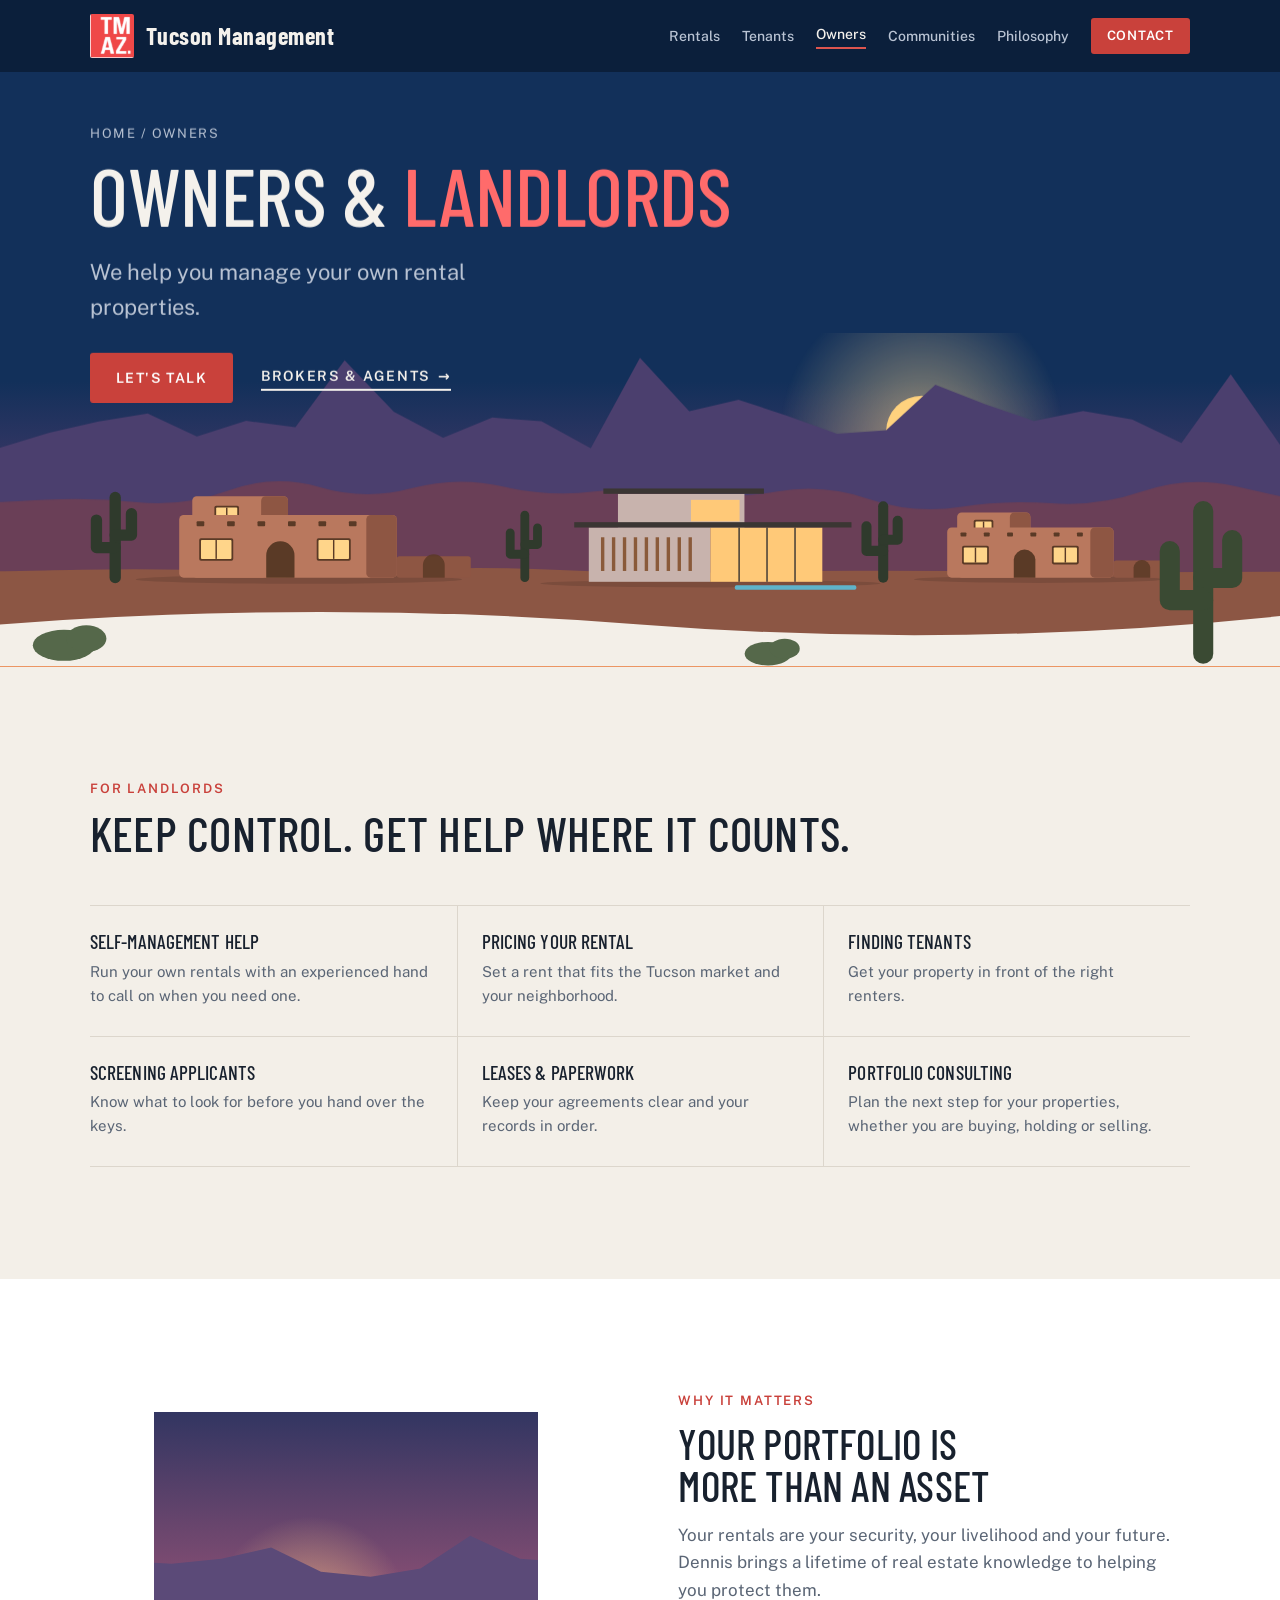
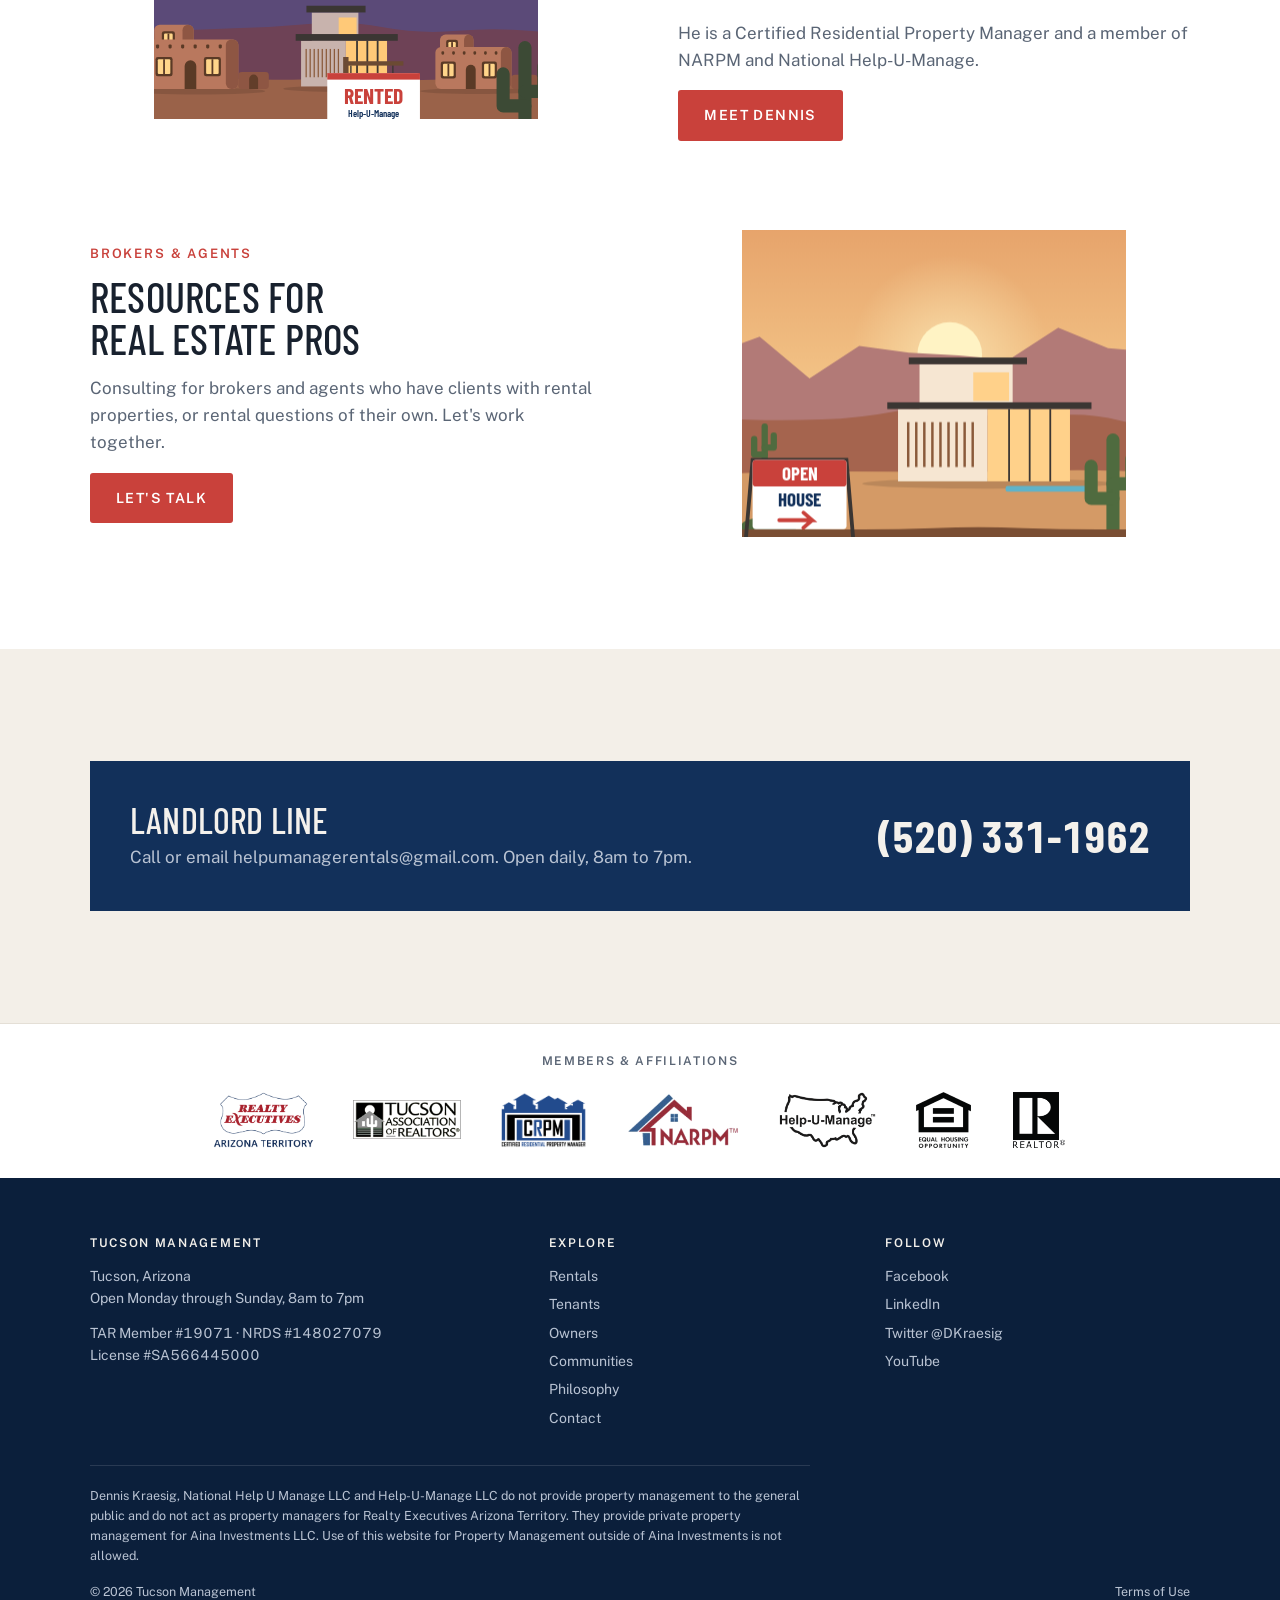
<file: owners/index.html>
<!doctype html>
<html lang="en">
<head>
<meta charset="utf-8">
<meta name="viewport" content="width=device-width, initial-scale=1, viewport-fit=cover">
<meta name="description" content="Help for Tucson landlords who self-manage their rentals.">
<title>Owners · Tucson Management</title>
<link rel="preconnect" href="https://fonts.googleapis.com">
<link rel="preconnect" href="https://fonts.gstatic.com" crossorigin>
<link rel="stylesheet" href="https://fonts.googleapis.com/css2?family=Barlow+Condensed:wght@400;500;600;700&family=Public+Sans:wght@400;500;600&display=swap">
<link rel="stylesheet" href="../site.css">
</head>
<body>
<header class="topbar">
  <div class="wrap">
    <a class="brand" href="../index.html" aria-label="Tucson Management home">
      <img class="brand-mark" src="../img/tmaz-logo.png" alt="" width="44" height="44">
      <span class="brand-name">Tucson Management</span>
    </a>
    <nav class="nav" aria-label="Main">
      <a href="../rentals/index.html">Rentals</a>
      <a href="../tenants/index.html">Tenants</a>
      <a href="../owners/index.html" aria-current="page">Owners</a>
      <a href="../communities/index.html">Communities</a>
      <a href="../philosophy/index.html">Philosophy</a>
      <a class="cta" href="../contact/index.html">Contact</a>
    </nav>
  </div>
</header>

<main id="top">
  <section class="hero sub" aria-labelledby="hero-title">
    <div class="wrap hero-copy" data-depth="0.28">
      <p class="crumbs"><a href="../index.html">Home</a> / Owners</p>
      <h1 id="hero-title">Owners &amp; <span>landlords</span></h1>
      <p class="hero-lede">We help you manage your own rental properties.</p>
      <div class="hero-actions"><a class="btn" href="../contact/index.html">Let's talk</a><a class="textlink" href="#brokers">Brokers &amp; agents</a></div>
    </div>
    <div class="hero-scene" data-seed="23" aria-hidden="true"></div>
  </section>
  <section class="places" aria-labelledby="svc-title">
    <div class="wrap">
      <div class="head"><div><p class="eyebrow">For landlords</p><h2 id="svc-title">Keep control. Get help where it counts.</h2></div></div>
      <div class="services"><div class="service"><h3>Self-management help</h3><p>Run your own rentals with an experienced hand to call on when you need one.</p></div><div class="service"><h3>Pricing your rental</h3><p>Set a rent that fits the Tucson market and your neighborhood.</p></div><div class="service"><h3>Finding tenants</h3><p>Get your property in front of the right renters.</p></div><div class="service"><h3>Screening applicants</h3><p>Know what to look for before you hand over the keys.</p></div><div class="service"><h3>Leases &amp; paperwork</h3><p>Keep your agreements clear and your records in order.</p></div><div class="service"><h3>Portfolio consulting</h3><p>Plan the next step for your properties, whether you are buying, holding or selling.</p></div></div>
    </div>
  </section>
  <section aria-labelledby="why-title">
    <div class="wrap">
      <div class="split flip">
        <div>
          <p class="eyebrow">Why it matters</p>
          <h2 id="why-title">Your portfolio is more than an asset</h2>
          <div class="prose">
            <p>Your rentals are your security, your livelihood and your future. Dennis brings a lifetime of real estate knowledge to helping you protect them.</p>
            <p>He is a Certified Residential Property Manager and a member of NARPM and National Help-U-Manage.</p>
          </div>
          <a class="btn" href="../philosophy/index.html">Meet Dennis</a>
        </div>
        <div class="ph" role="img" aria-label="A row of rental homes with a Rented sign" data-scene="dusk:portfolio" data-seed="32"></div>
      </div>
      <div class="split" id="brokers">
        <div>
          <p class="eyebrow">Brokers &amp; agents</p>
          <h2>Resources for real estate pros</h2>
          <div class="prose"><p>Consulting for brokers and agents who have clients with rental properties, or rental questions of their own. Let's work together.</p></div>
          <a class="btn" href="../contact/index.html">Let's talk</a>
        </div>
        <div class="ph" role="img" aria-label="Open house sign in front of a modern home" data-scene="golden:openhouse" data-seed="33"></div>
      </div>
    </div>
  </section>
  <section class="places" aria-label="Landlord line">
    <div class="wrap"><div class="callout">
        <div><h2>Landlord line</h2><p>Call or email helpumanagerentals@gmail.com. Open daily, 8am to 7pm.</p></div>
        <a class="tel" href="tel:+15203311962">(520) 331-1962</a>
      </div></div>
  </section>
</main>
<div class="logos" aria-label="Memberships and affiliations">
  <div class="wrap">
    <p>Members &amp; affiliations</p>
    <div class="logo-row">
    <img src="../img/realty-executives.png" alt="Realty Executives Arizona Territory" width="590" height="327">
    <img class="tar" src="../img/tucson-realtors.png" alt="Tucson Association of Realtors" width="320" height="115">
    <img src="../img/crpm.png" alt="CRPM, Certified Residential Property Manager" width="416" height="265">
    <img src="../img/narpm.png" alt="NARPM" width="431" height="211">
    <img src="../img/help-u-manage.png" alt="Help-U-Manage" width="674" height="389">
    <img class="sq" src="../img/equal-housing.png" alt="Equal Housing Opportunity" width="236" height="240">
    <img class="sq" src="../img/realtor.png" alt="Realtor" width="216" height="234">
    </div>
  </div>
</div>
<footer>
  <div class="wrap">
    <div class="foot-grid">
      <div>
        <h4>Tucson Management</h4>
        <p style="margin:0">Tucson, Arizona<br>Open Monday through Sunday, 8am to 7pm</p>
        <p class="lic" style="margin:12px 0 0">TAR Member #19071 · NRDS #148027079<br>License #SA566445000</p>
      </div>
      <div>
        <h4>Explore</h4>
        <ul><li><a href="../rentals/index.html">Rentals</a></li><li><a href="../tenants/index.html">Tenants</a></li><li><a href="../owners/index.html">Owners</a></li><li><a href="../communities/index.html">Communities</a></li><li><a href="../philosophy/index.html">Philosophy</a></li><li><a href="../contact/index.html">Contact</a></li></ul>
      </div>
      <div>
        <h4>Follow</h4>
        <ul><li><a href="https://www.facebook.com/">Facebook</a></li><li><a href="https://www.linkedin.com/">LinkedIn</a></li><li><a href="https://twitter.com/DKraesig">Twitter @DKraesig</a></li><li><a href="https://www.youtube.com/">YouTube</a></li></ul>
      </div>
    </div>
    <p class="disclaimer">Dennis Kraesig, National Help U Manage LLC and Help-U-Manage LLC do not provide property management to the general public and do not act as property managers for Realty Executives Arizona Territory. They provide private property management for Aina Investments LLC. Use of this website for Property Management outside of Aina Investments is not allowed.</p>
    <div class="copy"><span>© 2026 Tucson Management</span><a href="../contact/index.html#terms">Terms of Use</a></div>
  </div>
</footer>
<script src="../site.js"></script>
</body>
</html>
</file>
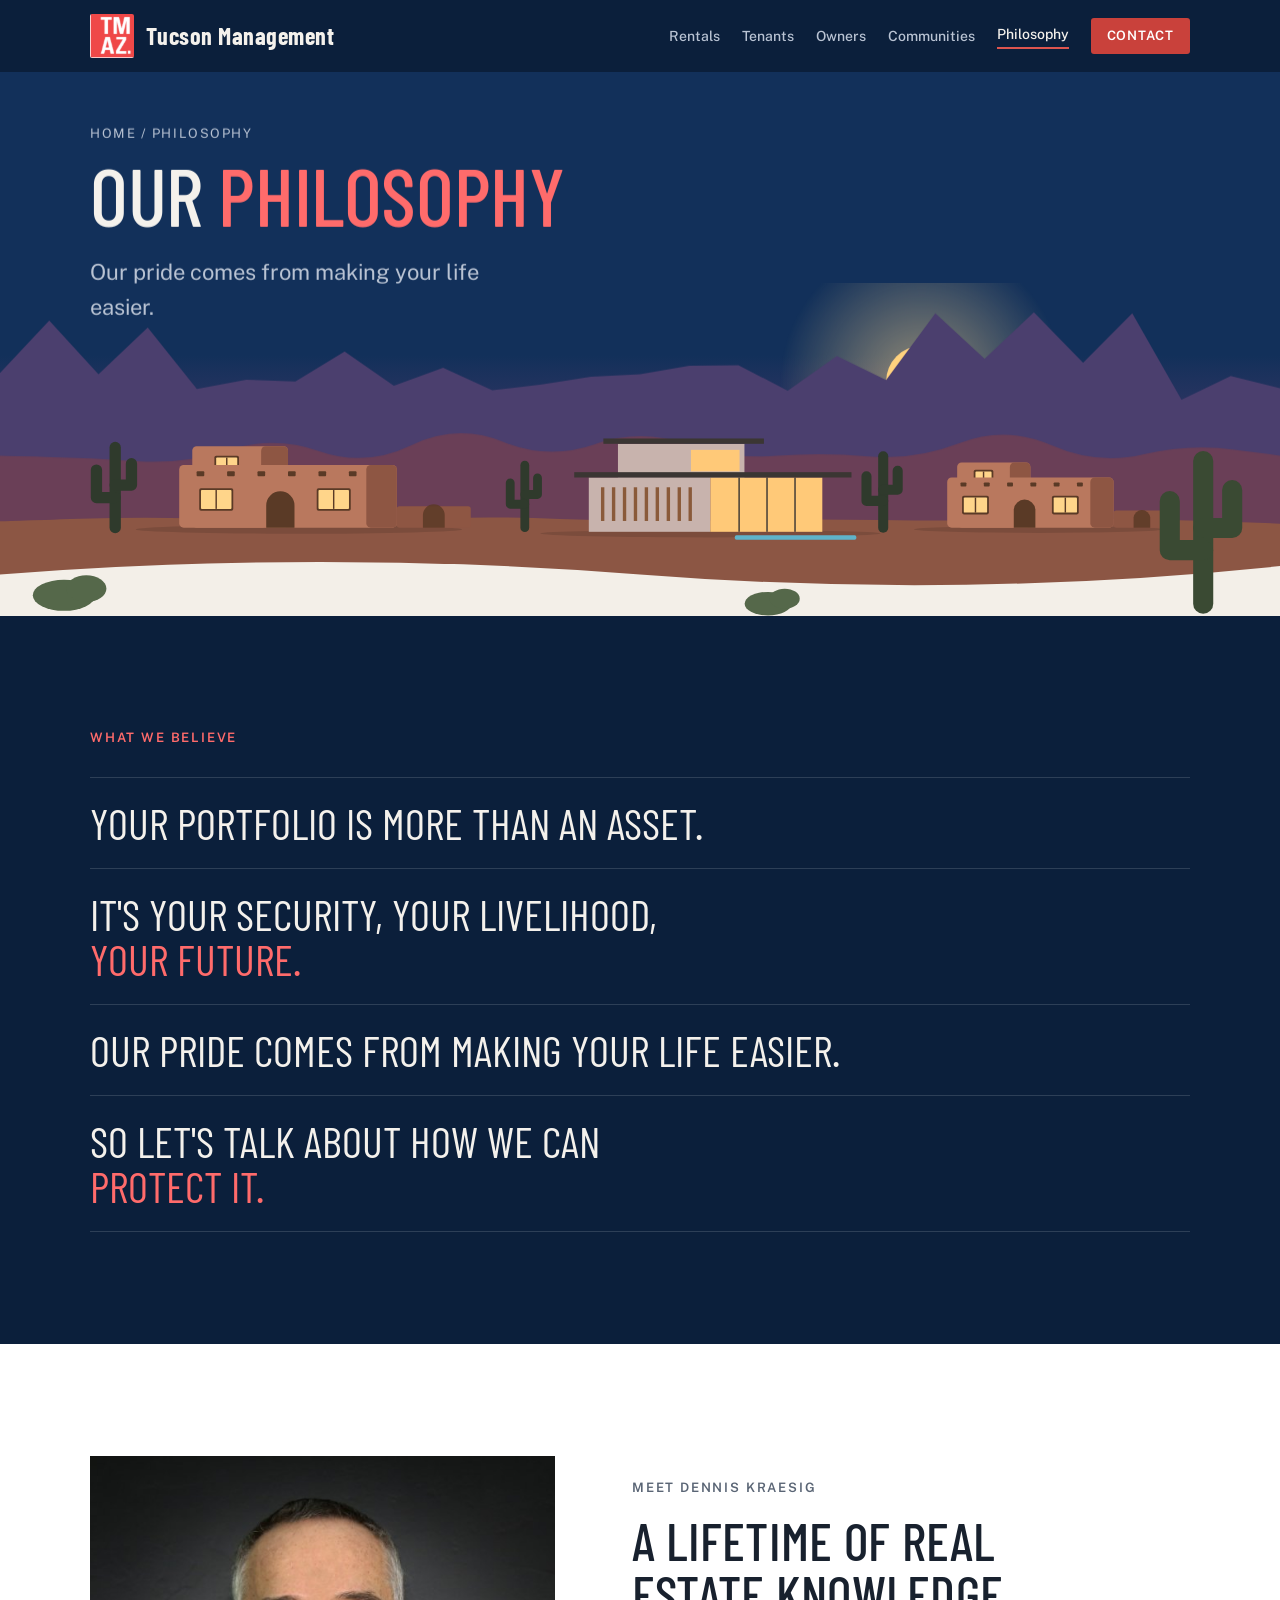
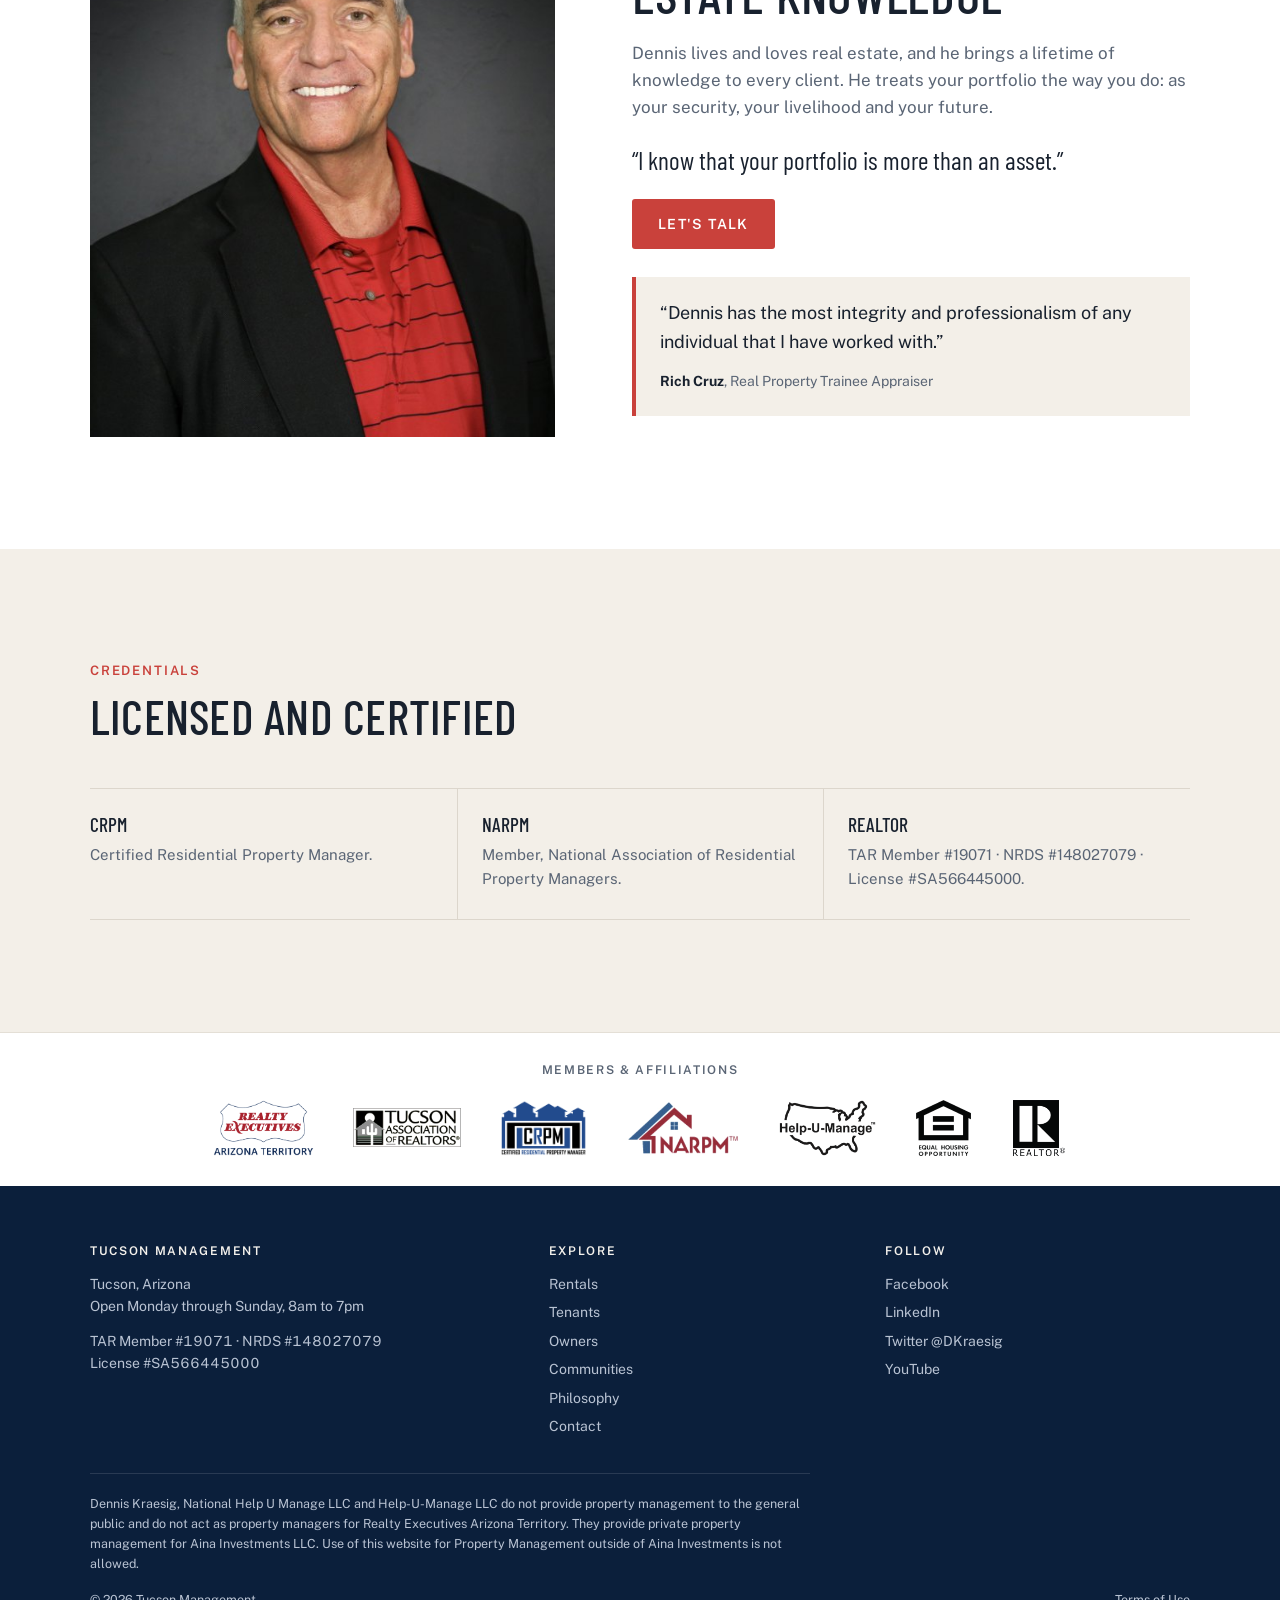
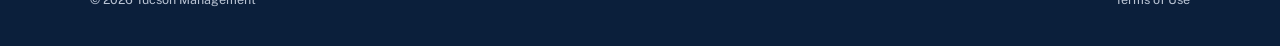
<file: philosophy/index.html>
<!doctype html>
<html lang="en">
<head>
<meta charset="utf-8">
<meta name="viewport" content="width=device-width, initial-scale=1, viewport-fit=cover">
<meta name="description" content="What Tucson Management believes, and who Dennis Kraesig is.">
<title>Philosophy · Tucson Management</title>
<link rel="preconnect" href="https://fonts.googleapis.com">
<link rel="preconnect" href="https://fonts.gstatic.com" crossorigin>
<link rel="stylesheet" href="https://fonts.googleapis.com/css2?family=Barlow+Condensed:wght@400;500;600;700&family=Public+Sans:wght@400;500;600&display=swap">
<link rel="stylesheet" href="../site.css">
</head>
<body>
<header class="topbar">
  <div class="wrap">
    <a class="brand" href="../index.html" aria-label="Tucson Management home">
      <img class="brand-mark" src="../img/tmaz-logo.png" alt="" width="44" height="44">
      <span class="brand-name">Tucson Management</span>
    </a>
    <nav class="nav" aria-label="Main">
      <a href="../rentals/index.html">Rentals</a>
      <a href="../tenants/index.html">Tenants</a>
      <a href="../owners/index.html">Owners</a>
      <a href="../communities/index.html">Communities</a>
      <a href="../philosophy/index.html" aria-current="page">Philosophy</a>
      <a class="cta" href="../contact/index.html">Contact</a>
    </nav>
  </div>
</header>

<main id="top">
  <section class="hero sub" aria-labelledby="hero-title">
    <div class="wrap hero-copy" data-depth="0.28">
      <p class="crumbs"><a href="../index.html">Home</a> / Philosophy</p>
      <h1 id="hero-title">Our <span>philosophy</span></h1>
      <p class="hero-lede">Our pride comes from making your life easier.</p>
      
    </div>
    <div class="hero-scene" data-seed="25" aria-hidden="true"></div>
  </section>
  <section class="philosophy" aria-label="Principles">
    <div class="wrap">
      <p class="eyebrow">What we believe</p>
      <ul class="principles">
        <li>Your portfolio is more than an asset.</li>
        <li>It's your security, your livelihood, <em>your future.</em></li>
        <li>Our pride comes from making your life easier.</li>
        <li>So let's talk about how we can <em>protect it.</em></li>
      </ul>
    </div>
  </section>
  <section class="meet" aria-labelledby="meet-title">
    <div class="wrap meet-grid">
      <div class="portrait"><img src="../img/dennis-kraesig.jpg" alt="Dennis L. Kraesig" width="706" height="704"></div>
      <div>
        <p class="eyebrow">Meet Dennis Kraesig</p>
        <h2 id="meet-title">A lifetime of real estate knowledge</h2>
        <p>Dennis lives and loves real estate, and he brings a lifetime of knowledge to every client. He treats your portfolio the way you do: as your security, your livelihood and your future.</p>
        <p class="pull">“I know that your portfolio is more than an asset.”</p>
        <a class="btn" href="#contact">Let's talk</a>
        <blockquote class="quote">
          <p>“Dennis has the most integrity and professionalism of any individual that I have worked with.”</p>
          <cite><b>Rich Cruz</b>, Real Property Trainee Appraiser</cite>
        </blockquote>
      </div>
    </div>
  </section>
  <section class="places" aria-labelledby="cred-title">
    <div class="wrap">
      <div class="head"><div><p class="eyebrow">Credentials</p><h2 id="cred-title">Licensed and certified</h2></div></div>
      <div class="services">
        <div class="service"><h3>CRPM</h3><p>Certified Residential Property Manager.</p></div>
        <div class="service"><h3>NARPM</h3><p>Member, National Association of Residential Property Managers.</p></div>
        <div class="service"><h3>Realtor</h3><p>TAR Member #19071 · NRDS #148027079 · License #SA566445000.</p></div>
      </div>
    </div>
  </section>
</main>
<div class="logos" aria-label="Memberships and affiliations">
  <div class="wrap">
    <p>Members &amp; affiliations</p>
    <div class="logo-row">
    <img src="../img/realty-executives.png" alt="Realty Executives Arizona Territory" width="590" height="327">
    <img class="tar" src="../img/tucson-realtors.png" alt="Tucson Association of Realtors" width="320" height="115">
    <img src="../img/crpm.png" alt="CRPM, Certified Residential Property Manager" width="416" height="265">
    <img src="../img/narpm.png" alt="NARPM" width="431" height="211">
    <img src="../img/help-u-manage.png" alt="Help-U-Manage" width="674" height="389">
    <img class="sq" src="../img/equal-housing.png" alt="Equal Housing Opportunity" width="236" height="240">
    <img class="sq" src="../img/realtor.png" alt="Realtor" width="216" height="234">
    </div>
  </div>
</div>
<footer>
  <div class="wrap">
    <div class="foot-grid">
      <div>
        <h4>Tucson Management</h4>
        <p style="margin:0">Tucson, Arizona<br>Open Monday through Sunday, 8am to 7pm</p>
        <p class="lic" style="margin:12px 0 0">TAR Member #19071 · NRDS #148027079<br>License #SA566445000</p>
      </div>
      <div>
        <h4>Explore</h4>
        <ul><li><a href="../rentals/index.html">Rentals</a></li><li><a href="../tenants/index.html">Tenants</a></li><li><a href="../owners/index.html">Owners</a></li><li><a href="../communities/index.html">Communities</a></li><li><a href="../philosophy/index.html">Philosophy</a></li><li><a href="../contact/index.html">Contact</a></li></ul>
      </div>
      <div>
        <h4>Follow</h4>
        <ul><li><a href="https://www.facebook.com/">Facebook</a></li><li><a href="https://www.linkedin.com/">LinkedIn</a></li><li><a href="https://twitter.com/DKraesig">Twitter @DKraesig</a></li><li><a href="https://www.youtube.com/">YouTube</a></li></ul>
      </div>
    </div>
    <p class="disclaimer">Dennis Kraesig, National Help U Manage LLC and Help-U-Manage LLC do not provide property management to the general public and do not act as property managers for Realty Executives Arizona Territory. They provide private property management for Aina Investments LLC. Use of this website for Property Management outside of Aina Investments is not allowed.</p>
    <div class="copy"><span>© 2026 Tucson Management</span><a href="../contact/index.html#terms">Terms of Use</a></div>
  </div>
</footer>
<script src="../site.js"></script>
</body>
</html>
</file>
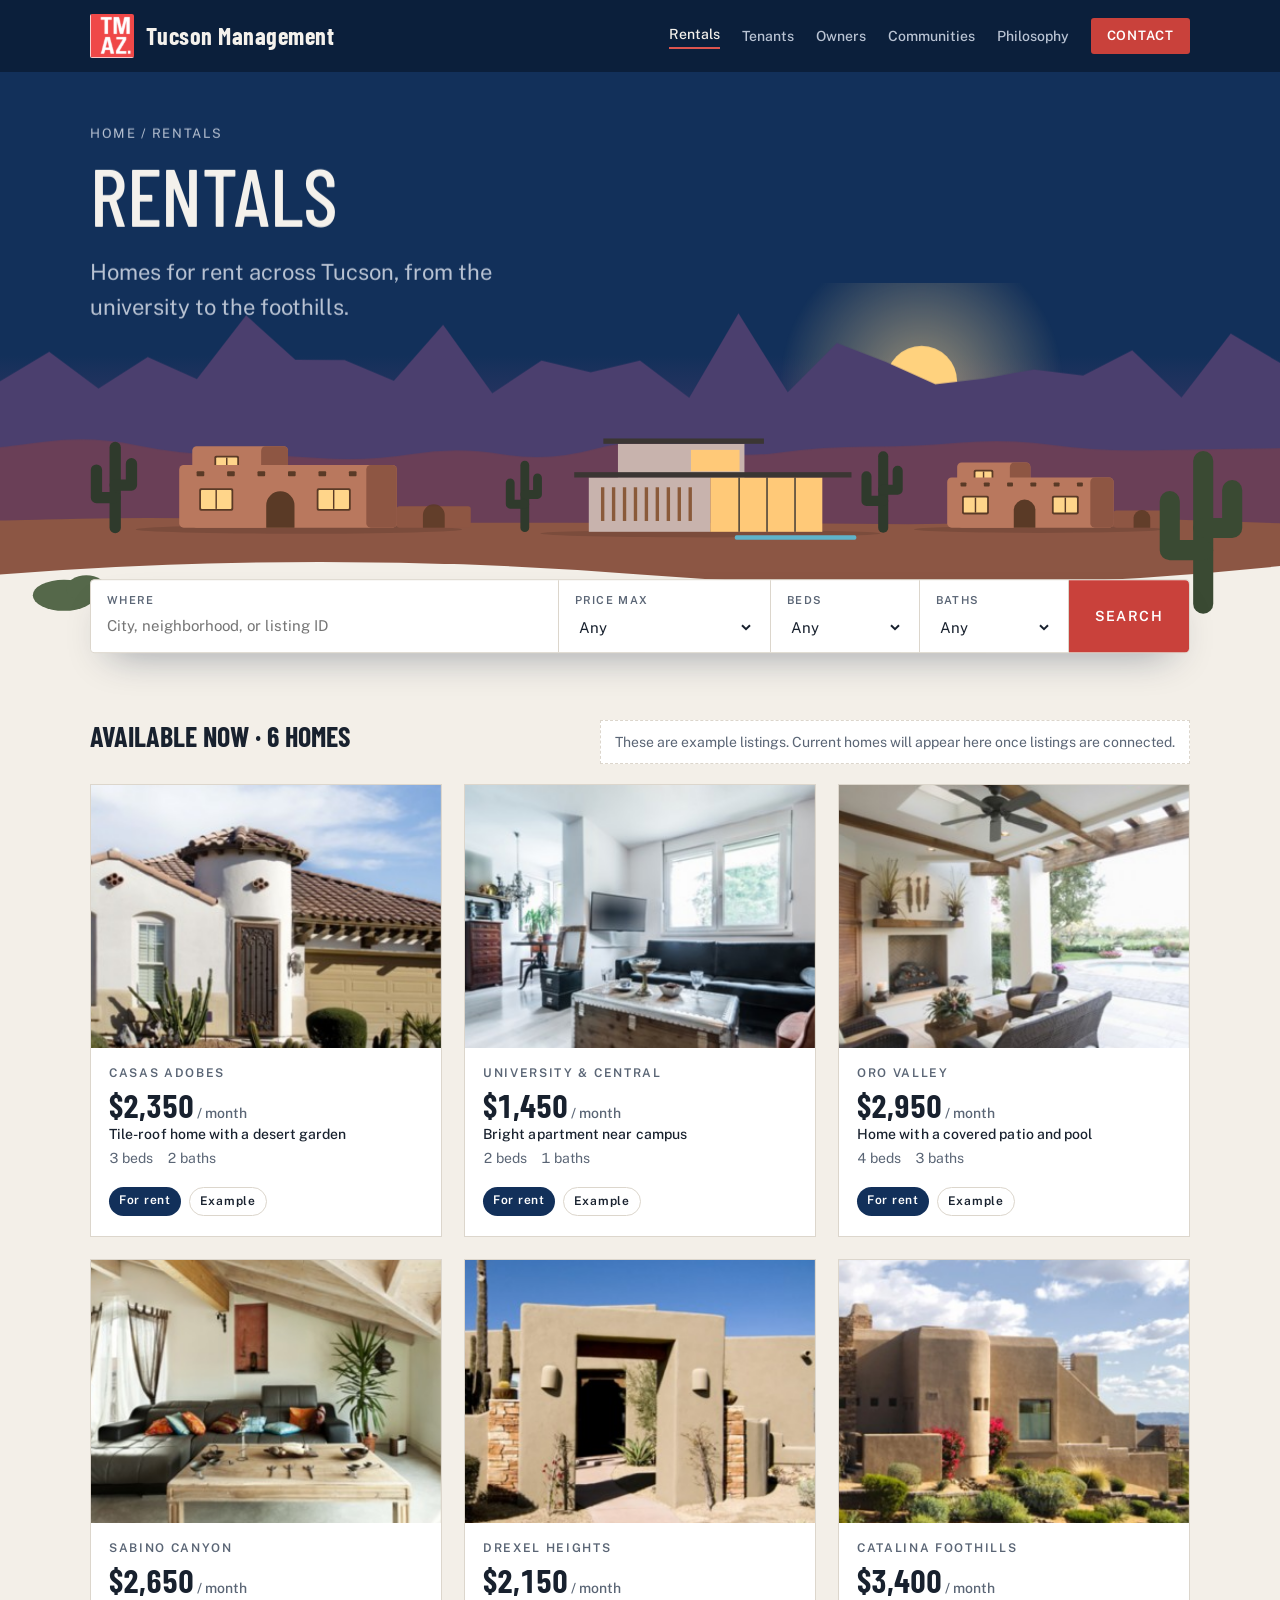
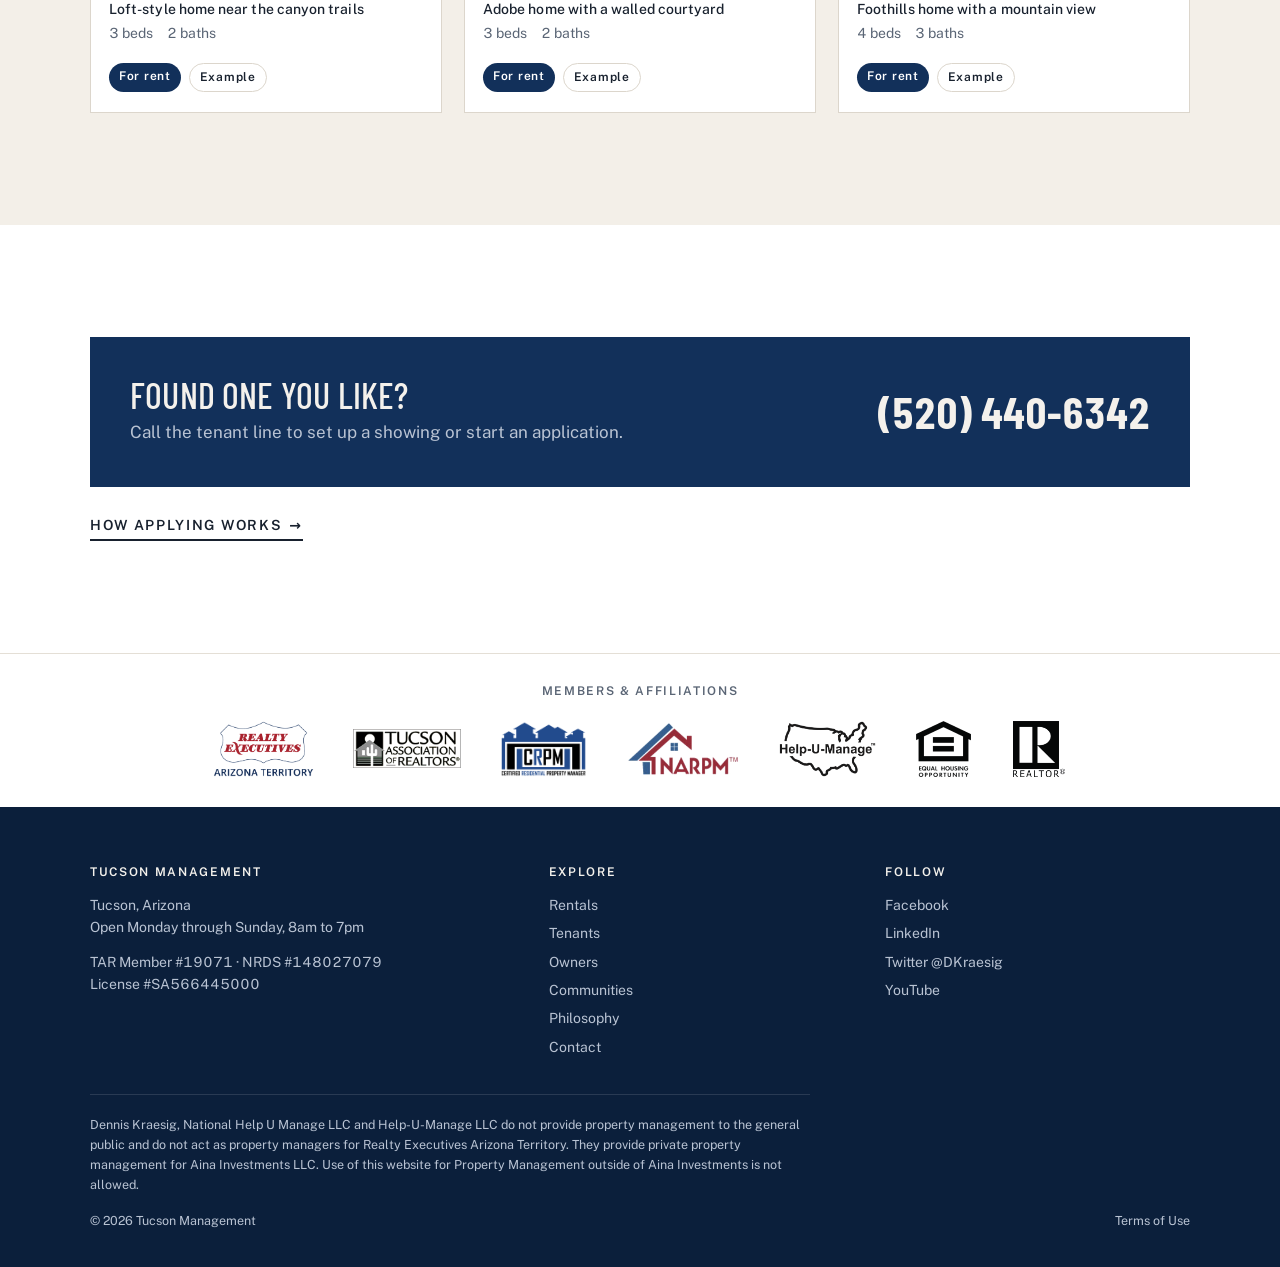
<file: rentals/index.html>
<!doctype html>
<html lang="en">
<head>
<meta charset="utf-8">
<meta name="viewport" content="width=device-width, initial-scale=1, viewport-fit=cover">
<meta name="description" content="Homes for rent across Tucson.">
<title>Rentals · Tucson Management</title>
<link rel="preconnect" href="https://fonts.googleapis.com">
<link rel="preconnect" href="https://fonts.gstatic.com" crossorigin>
<link rel="stylesheet" href="https://fonts.googleapis.com/css2?family=Barlow+Condensed:wght@400;500;600;700&family=Public+Sans:wght@400;500;600&display=swap">
<link rel="stylesheet" href="../site.css">
</head>
<body>
<header class="topbar">
  <div class="wrap">
    <a class="brand" href="../index.html" aria-label="Tucson Management home">
      <img class="brand-mark" src="../img/tmaz-logo.png" alt="" width="44" height="44">
      <span class="brand-name">Tucson Management</span>
    </a>
    <nav class="nav" aria-label="Main">
      <a href="../rentals/index.html" aria-current="page">Rentals</a>
      <a href="../tenants/index.html">Tenants</a>
      <a href="../owners/index.html">Owners</a>
      <a href="../communities/index.html">Communities</a>
      <a href="../philosophy/index.html">Philosophy</a>
      <a class="cta" href="../contact/index.html">Contact</a>
    </nav>
  </div>
</header>

<main id="top">
  <section class="hero sub" aria-labelledby="hero-title">
    <div class="wrap hero-copy" data-depth="0.28">
      <p class="crumbs"><a href="../index.html">Home</a> / Rentals</p>
      <h1 id="hero-title">Rentals</h1>
      <p class="hero-lede">Homes for rent across Tucson, from the university to the foothills.</p>
      
    </div>
    <div class="hero-scene" data-seed="21" aria-hidden="true"></div>
  </section>
  <section class="search" aria-label="Search rentals">
    <div class="wrap">
      <form id="rent-filter" role="search">
        <label for="q"><span>Where</span><input id="q" name="q" type="text" placeholder="City, neighborhood, or listing ID"></label>
        <label for="price"><span>Price max</span>
          <select id="price" name="price"><option value="">Any</option><option value="1500">$1,500</option><option value="2000">$2,000</option><option value="2500">$2,500</option><option value="3000">$3,000</option></select></label>
        <label for="beds"><span>Beds</span>
          <select id="beds" name="beds"><option value="">Any</option><option value="1">1+</option><option value="2">2+</option><option value="3">3+</option><option value="4">4+</option></select></label>
        <label for="baths"><span>Baths</span>
          <select id="baths" name="baths"><option value="">Any</option><option value="1">1+</option><option value="2">2+</option><option value="3">3+</option></select></label>
        <button class="btn" type="submit">Search</button>
      </form>
    </div>
  </section>
  <section class="places" style="padding-top:clamp(8px,2vw,24px)" aria-labelledby="list-title">
    <div class="wrap">
      <div class="rent-bar">
        <strong id="list-title">Available now · <span id="rent-count">6 homes</span></strong>
        <span class="note">These are example listings. Current homes will appear here once listings are connected.</span>
      </div>
      <div class="listings">
        <article class="listing" data-price="2350" data-beds="3" data-baths="2">
          <div class="ph" role="img" aria-label="Example rental home" data-scene="golden:adobe" data-seed="61" data-src="../img/photos/casas-adobes.jpg"></div>
          <div class="body">
            <span class="loc place-loc" style="font-size:12px;letter-spacing:.14em;text-transform:uppercase;color:var(--muted);font-weight:600">Casas Adobes</span>
            <div class="price">$2,350<small> / month</small></div>
            <h3>Tile-roof home with a desert garden</h3>
            <div class="specs"><span>3 beds</span><span>2 baths</span></div>
            <div class="tagrow"><span class="pill">For rent</span><span class="pill alt">Example</span></div>
          </div>
        </article>
        <article class="listing" data-price="1450" data-beds="2" data-baths="1">
          <div class="ph" role="img" aria-label="Example rental home" data-scene="morning:adobe" data-seed="62" data-src="../img/photos/university.jpg"></div>
          <div class="body">
            <span class="loc place-loc" style="font-size:12px;letter-spacing:.14em;text-transform:uppercase;color:var(--muted);font-weight:600">University &amp; Central</span>
            <div class="price">$1,450<small> / month</small></div>
            <h3>Bright apartment near campus</h3>
            <div class="specs"><span>2 beds</span><span>1 baths</span></div>
            <div class="tagrow"><span class="pill">For rent</span><span class="pill alt">Example</span></div>
          </div>
        </article>
        <article class="listing" data-price="2950" data-beds="4" data-baths="3">
          <div class="ph" role="img" aria-label="Example rental home" data-scene="day:modern" data-seed="63" data-src="../img/photos/oro-valley.jpg"></div>
          <div class="body">
            <span class="loc place-loc" style="font-size:12px;letter-spacing:.14em;text-transform:uppercase;color:var(--muted);font-weight:600">Oro Valley</span>
            <div class="price">$2,950<small> / month</small></div>
            <h3>Home with a covered patio and pool</h3>
            <div class="specs"><span>4 beds</span><span>3 baths</span></div>
            <div class="tagrow"><span class="pill">For rent</span><span class="pill alt">Example</span></div>
          </div>
        </article>
        <article class="listing" data-price="2650" data-beds="3" data-baths="2">
          <div class="ph" role="img" aria-label="Example rental home" data-scene="dusk:modern" data-seed="64" data-src="../img/photos/sabino-canyon.jpg"></div>
          <div class="body">
            <span class="loc place-loc" style="font-size:12px;letter-spacing:.14em;text-transform:uppercase;color:var(--muted);font-weight:600">Sabino Canyon</span>
            <div class="price">$2,650<small> / month</small></div>
            <h3>Loft-style home near the canyon trails</h3>
            <div class="specs"><span>3 beds</span><span>2 baths</span></div>
            <div class="tagrow"><span class="pill">For rent</span><span class="pill alt">Example</span></div>
          </div>
        </article>
        <article class="listing" data-price="2150" data-beds="3" data-baths="2">
          <div class="ph" role="img" aria-label="Example rental home" data-scene="golden:modern" data-seed="65" data-src="../img/photos/drexel-heights.jpg"></div>
          <div class="body">
            <span class="loc place-loc" style="font-size:12px;letter-spacing:.14em;text-transform:uppercase;color:var(--muted);font-weight:600">Drexel Heights</span>
            <div class="price">$2,150<small> / month</small></div>
            <h3>Adobe home with a walled courtyard</h3>
            <div class="specs"><span>3 beds</span><span>2 baths</span></div>
            <div class="tagrow"><span class="pill">For rent</span><span class="pill alt">Example</span></div>
          </div>
        </article>
        <article class="listing" data-price="3400" data-beds="4" data-baths="3">
          <div class="ph" role="img" aria-label="Example rental home" data-scene="morning:adobe" data-seed="66" data-src="../img/photos/catalina-foothills.jpg"></div>
          <div class="body">
            <span class="loc place-loc" style="font-size:12px;letter-spacing:.14em;text-transform:uppercase;color:var(--muted);font-weight:600">Catalina Foothills</span>
            <div class="price">$3,400<small> / month</small></div>
            <h3>Foothills home with a mountain view</h3>
            <div class="specs"><span>4 beds</span><span>3 baths</span></div>
            <div class="tagrow"><span class="pill">For rent</span><span class="pill alt">Example</span></div>
          </div>
        </article>
      </div>
      <p id="rent-empty" class="note" hidden style="margin-top:20px">No homes match those filters. Try a higher price or fewer beds, or call us and we'll tell you what's coming up.</p>
    </div>
  </section>
  <section aria-label="Applying">
    <div class="wrap">
      <div class="callout">
        <div><h2>Found one you like?</h2><p>Call the tenant line to set up a showing or start an application.</p></div>
        <a class="tel" href="tel:+15204406342">(520) 440-6342</a>
      </div>
      <p style="margin:24px 0 0"><a class="textlink" href="../tenants/index.html">How applying works</a></p>
    </div>
  </section>
</main>
<div class="logos" aria-label="Memberships and affiliations">
  <div class="wrap">
    <p>Members &amp; affiliations</p>
    <div class="logo-row">
    <img src="../img/realty-executives.png" alt="Realty Executives Arizona Territory" width="590" height="327">
    <img class="tar" src="../img/tucson-realtors.png" alt="Tucson Association of Realtors" width="320" height="115">
    <img src="../img/crpm.png" alt="CRPM, Certified Residential Property Manager" width="416" height="265">
    <img src="../img/narpm.png" alt="NARPM" width="431" height="211">
    <img src="../img/help-u-manage.png" alt="Help-U-Manage" width="674" height="389">
    <img class="sq" src="../img/equal-housing.png" alt="Equal Housing Opportunity" width="236" height="240">
    <img class="sq" src="../img/realtor.png" alt="Realtor" width="216" height="234">
    </div>
  </div>
</div>
<footer>
  <div class="wrap">
    <div class="foot-grid">
      <div>
        <h4>Tucson Management</h4>
        <p style="margin:0">Tucson, Arizona<br>Open Monday through Sunday, 8am to 7pm</p>
        <p class="lic" style="margin:12px 0 0">TAR Member #19071 · NRDS #148027079<br>License #SA566445000</p>
      </div>
      <div>
        <h4>Explore</h4>
        <ul><li><a href="../rentals/index.html">Rentals</a></li><li><a href="../tenants/index.html">Tenants</a></li><li><a href="../owners/index.html">Owners</a></li><li><a href="../communities/index.html">Communities</a></li><li><a href="../philosophy/index.html">Philosophy</a></li><li><a href="../contact/index.html">Contact</a></li></ul>
      </div>
      <div>
        <h4>Follow</h4>
        <ul><li><a href="https://www.facebook.com/">Facebook</a></li><li><a href="https://www.linkedin.com/">LinkedIn</a></li><li><a href="https://twitter.com/DKraesig">Twitter @DKraesig</a></li><li><a href="https://www.youtube.com/">YouTube</a></li></ul>
      </div>
    </div>
    <p class="disclaimer">Dennis Kraesig, National Help U Manage LLC and Help-U-Manage LLC do not provide property management to the general public and do not act as property managers for Realty Executives Arizona Territory. They provide private property management for Aina Investments LLC. Use of this website for Property Management outside of Aina Investments is not allowed.</p>
    <div class="copy"><span>© 2026 Tucson Management</span><a href="../contact/index.html#terms">Terms of Use</a></div>
  </div>
</footer>
<script src="../site.js"></script>
</body>
</html>
</file>
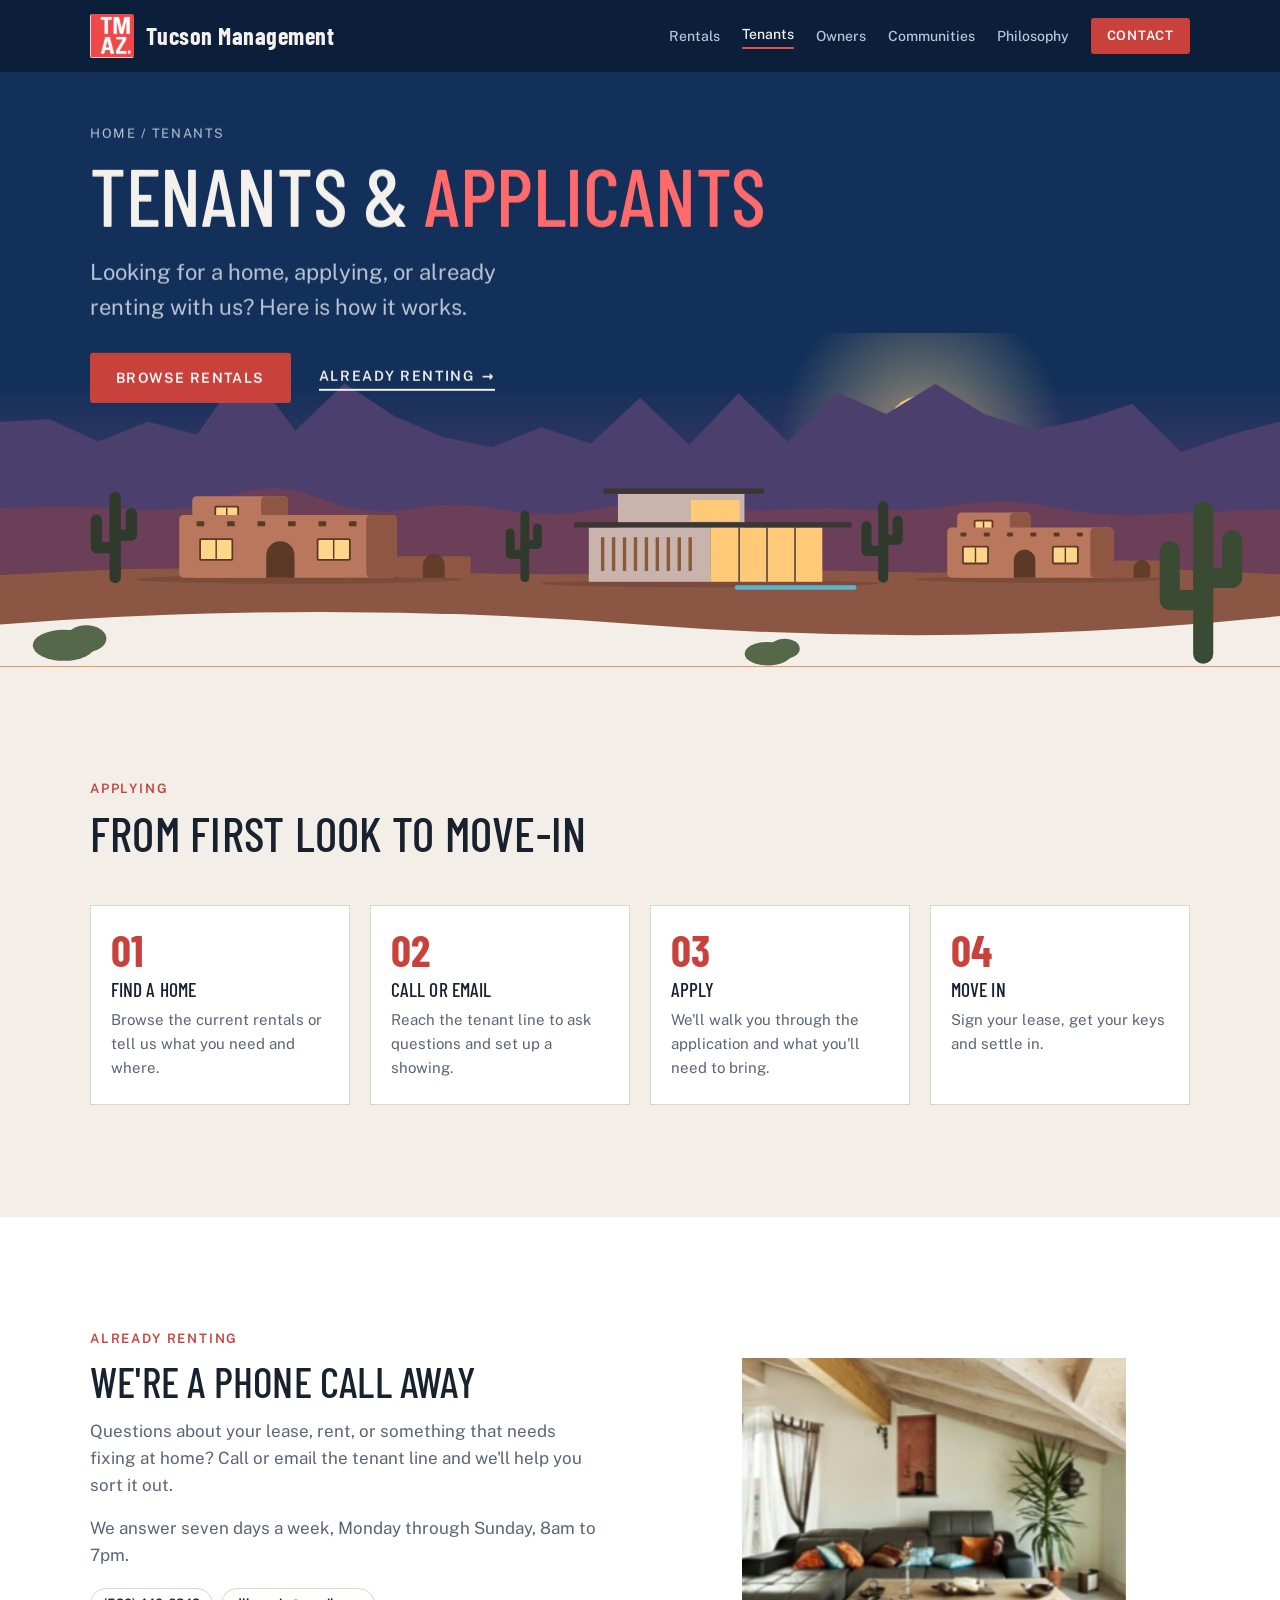
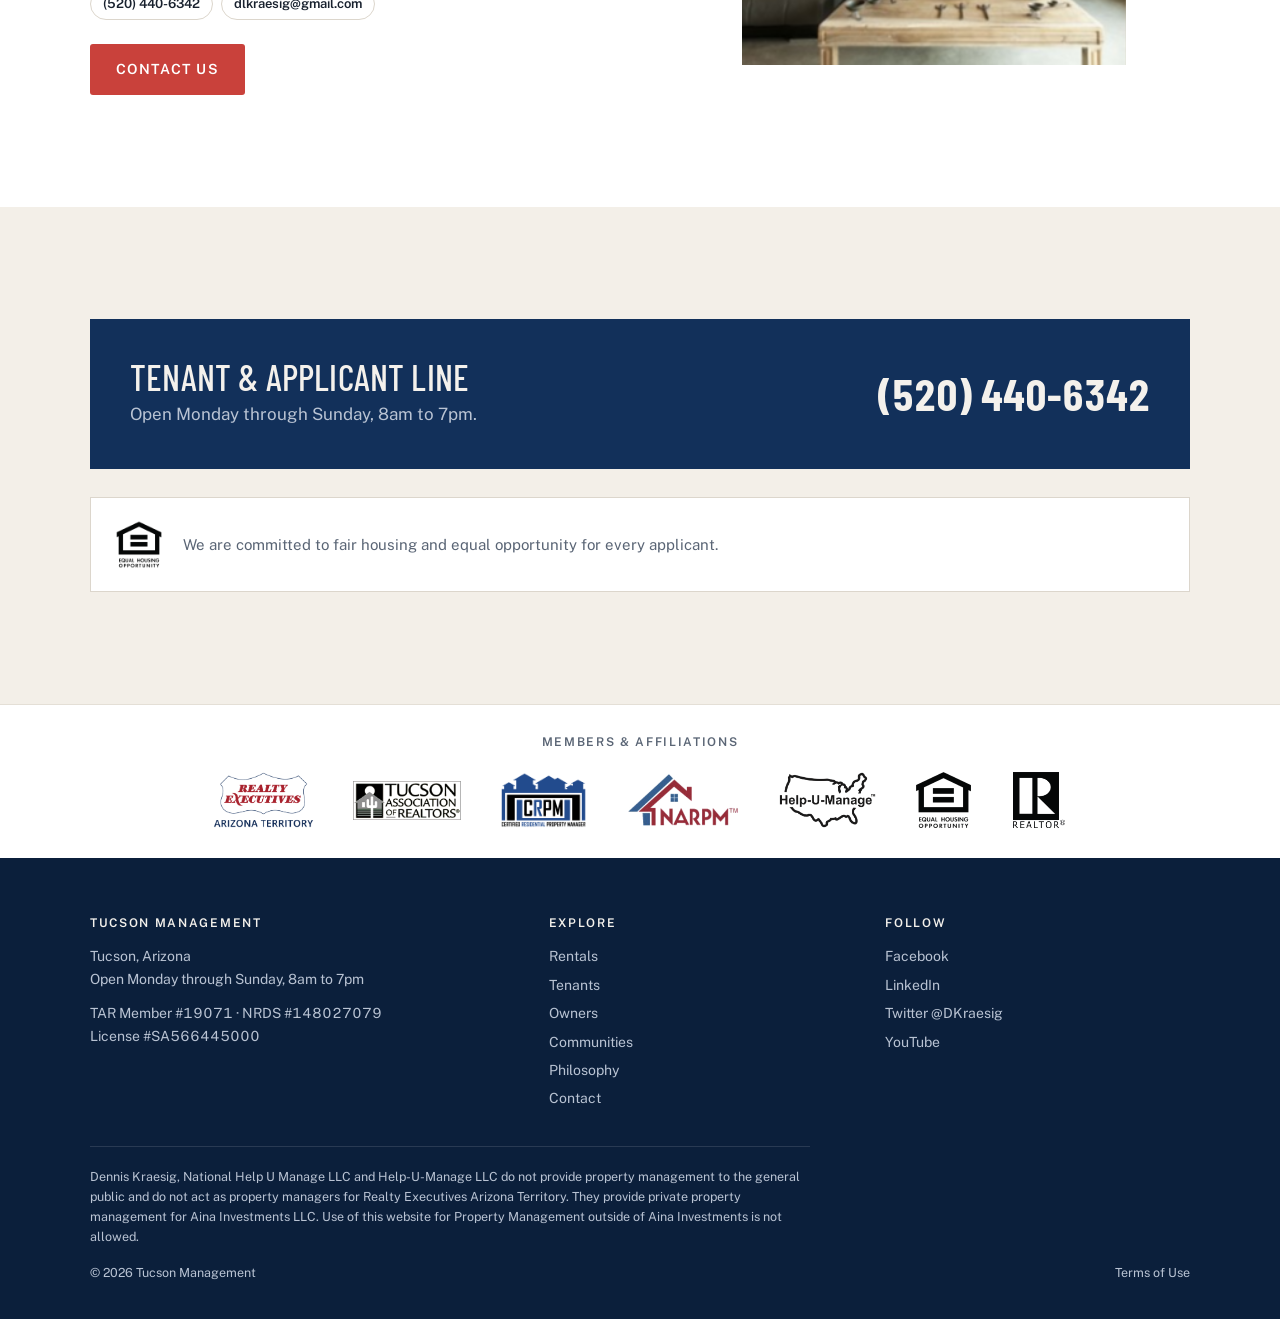
<file: tenants/index.html>
<!doctype html>
<html lang="en">
<head>
<meta charset="utf-8">
<meta name="viewport" content="width=device-width, initial-scale=1, viewport-fit=cover">
<meta name="description" content="Applying for and renting a home with Tucson Management.">
<title>Tenants · Tucson Management</title>
<link rel="preconnect" href="https://fonts.googleapis.com">
<link rel="preconnect" href="https://fonts.gstatic.com" crossorigin>
<link rel="stylesheet" href="https://fonts.googleapis.com/css2?family=Barlow+Condensed:wght@400;500;600;700&family=Public+Sans:wght@400;500;600&display=swap">
<link rel="stylesheet" href="../site.css">
</head>
<body>
<header class="topbar">
  <div class="wrap">
    <a class="brand" href="../index.html" aria-label="Tucson Management home">
      <img class="brand-mark" src="../img/tmaz-logo.png" alt="" width="44" height="44">
      <span class="brand-name">Tucson Management</span>
    </a>
    <nav class="nav" aria-label="Main">
      <a href="../rentals/index.html">Rentals</a>
      <a href="../tenants/index.html" aria-current="page">Tenants</a>
      <a href="../owners/index.html">Owners</a>
      <a href="../communities/index.html">Communities</a>
      <a href="../philosophy/index.html">Philosophy</a>
      <a class="cta" href="../contact/index.html">Contact</a>
    </nav>
  </div>
</header>

<main id="top">
  <section class="hero sub" aria-labelledby="hero-title">
    <div class="wrap hero-copy" data-depth="0.28">
      <p class="crumbs"><a href="../index.html">Home</a> / Tenants</p>
      <h1 id="hero-title">Tenants &amp; <span>applicants</span></h1>
      <p class="hero-lede">Looking for a home, applying, or already renting with us? Here is how it works.</p>
      <div class="hero-actions"><a class="btn" href="../rentals/index.html">Browse rentals</a><a class="textlink" href="#renting">Already renting</a></div>
    </div>
    <div class="hero-scene" data-seed="22" aria-hidden="true"></div>
  </section>
  <section class="places" aria-labelledby="apply-title">
    <div class="wrap">
      <div class="head"><div><p class="eyebrow">Applying</p><h2 id="apply-title">From first look to move-in</h2></div></div>
      <ol class="steps">
        <li><h3>Find a home</h3><p>Browse the current rentals or tell us what you need and where.</p></li>
        <li><h3>Call or email</h3><p>Reach the tenant line to ask questions and set up a showing.</p></li>
        <li><h3>Apply</h3><p>We'll walk you through the application and what you'll need to bring.</p></li>
        <li><h3>Move in</h3><p>Sign your lease, get your keys and settle in.</p></li>
      </ol>
    </div>
  </section>
  <section id="renting" aria-labelledby="renting-title">
    <div class="wrap">
      <div class="split">
        <div>
          <p class="eyebrow">Already renting</p>
          <h2 id="renting-title">We're a phone call away</h2>
          <div class="prose">
            <p>Questions about your lease, rent, or something that needs fixing at home? Call or email the tenant line and we'll help you sort it out.</p>
            <p>We answer seven days a week, Monday through Sunday, 8am to 7pm.</p>
          </div>
          <ul class="facts"><li>(520) 440-6342</li><li>dlkraesig@gmail.com</li></ul>
          <a class="btn" href="../contact/index.html">Contact us</a>
        </div>
        <div class="ph" role="img" aria-label="Bright living room in a rental home" data-scene="morning:adobe" data-seed="31" data-src="../img/photos/sabino-canyon.jpg"></div>
      </div>
    </div>
  </section>
  <section class="places" aria-label="Fair housing">
    <div class="wrap" style="display:grid;gap:28px">
      <div class="callout">
        <div><h2>Tenant &amp; applicant line</h2><p>Open Monday through Sunday, 8am to 7pm.</p></div>
        <a class="tel" href="tel:+15204406342">(520) 440-6342</a>
      </div>
      <div class="ehl"><img src="../img/equal-housing.png" alt="Equal Housing Opportunity"><p>We are committed to fair housing and equal opportunity for every applicant.</p></div>
    </div>
  </section>
</main>
<div class="logos" aria-label="Memberships and affiliations">
  <div class="wrap">
    <p>Members &amp; affiliations</p>
    <div class="logo-row">
    <img src="../img/realty-executives.png" alt="Realty Executives Arizona Territory" width="590" height="327">
    <img class="tar" src="../img/tucson-realtors.png" alt="Tucson Association of Realtors" width="320" height="115">
    <img src="../img/crpm.png" alt="CRPM, Certified Residential Property Manager" width="416" height="265">
    <img src="../img/narpm.png" alt="NARPM" width="431" height="211">
    <img src="../img/help-u-manage.png" alt="Help-U-Manage" width="674" height="389">
    <img class="sq" src="../img/equal-housing.png" alt="Equal Housing Opportunity" width="236" height="240">
    <img class="sq" src="../img/realtor.png" alt="Realtor" width="216" height="234">
    </div>
  </div>
</div>
<footer>
  <div class="wrap">
    <div class="foot-grid">
      <div>
        <h4>Tucson Management</h4>
        <p style="margin:0">Tucson, Arizona<br>Open Monday through Sunday, 8am to 7pm</p>
        <p class="lic" style="margin:12px 0 0">TAR Member #19071 · NRDS #148027079<br>License #SA566445000</p>
      </div>
      <div>
        <h4>Explore</h4>
        <ul><li><a href="../rentals/index.html">Rentals</a></li><li><a href="../tenants/index.html">Tenants</a></li><li><a href="../owners/index.html">Owners</a></li><li><a href="../communities/index.html">Communities</a></li><li><a href="../philosophy/index.html">Philosophy</a></li><li><a href="../contact/index.html">Contact</a></li></ul>
      </div>
      <div>
        <h4>Follow</h4>
        <ul><li><a href="https://www.facebook.com/">Facebook</a></li><li><a href="https://www.linkedin.com/">LinkedIn</a></li><li><a href="https://twitter.com/DKraesig">Twitter @DKraesig</a></li><li><a href="https://www.youtube.com/">YouTube</a></li></ul>
      </div>
    </div>
    <p class="disclaimer">Dennis Kraesig, National Help U Manage LLC and Help-U-Manage LLC do not provide property management to the general public and do not act as property managers for Realty Executives Arizona Territory. They provide private property management for Aina Investments LLC. Use of this website for Property Management outside of Aina Investments is not allowed.</p>
    <div class="copy"><span>© 2026 Tucson Management</span><a href="../contact/index.html#terms">Terms of Use</a></div>
  </div>
</footer>
<script src="../site.js"></script>
</body>
</html>
</file>
<file: site.css>
/* Layout: poster-type hero over a Sonoran ridge line, then alternating light bands; navy + Realty Executives red, desert sand neutrals */
:root {
  --navy: #12305a;
  --navy-deep: #0b1f3b;
  --red: #c9413b;
  --logo-red: #dd554f;
  --sand: #f3efe8;
  --paper: #ffffff;
  --ink: #18212e;
  --muted: #5a6575;
  --line: #dcd6cc;
  --card: #ffffff;
  --on-dark: #f4f1ec;
  --on-dark-muted: #b9c3d3;
  --ph-a: #d9cbb4;
  --ph-b: #b98f6a;
  --display: "Barlow Condensed", "Arial Narrow", "Helvetica Neue", Arial, sans-serif;
  --body: "Public Sans", "Segoe UI", system-ui, -apple-system, sans-serif;
  --wrap: 1180px;
  --gutter: clamp(16px, 4vw, 40px);
}
@media (prefers-color-scheme: dark) {
  :root:not([data-theme="light"]) {
    --red: #e5404d; --sand: #141b25; --paper: #0f151d; --ink: #e9e6e0; --muted: #a3adbb;
    --line: #2a3442; --card: #18212d; --ph-a: #3a3328; --ph-b: #5c4632; color-scheme: dark;
  }
}
:root[data-theme="dark"] {
  --red: #e5404d; --sand: #141b25; --paper: #0f151d; --ink: #e9e6e0; --muted: #a3adbb;
  --line: #2a3442; --card: #18212d; --ph-a: #3a3328; --ph-b: #5c4632; color-scheme: dark;
}
*, *::before, *::after { box-sizing: border-box; }
html { scroll-behavior: smooth; }
@media (prefers-reduced-motion: reduce) { html { scroll-behavior: auto; } * { transition: none !important; } }
body { margin: 0; background: var(--paper); color: var(--ink); font-family: var(--body); font-size: 17px; line-height: 1.6; }
a { color: inherit; }
:focus-visible { outline: 3px solid var(--red); outline-offset: 3px; }
.wrap { max-width: var(--wrap); margin-inline: auto; padding-inline: var(--gutter); }
h1, h2, h3 { font-family: var(--display); font-weight: 500; line-height: 1; text-wrap: balance; margin: 0; letter-spacing: .005em; }
.eyebrow { font-size: 13px; font-weight: 600; letter-spacing: .14em; text-transform: uppercase; color: var(--red); margin: 0; }
.textlink { display: inline-flex; align-items: center; gap: .5em; font-size: 14px; font-weight: 600; letter-spacing: .12em; text-transform: uppercase; text-decoration: none; border-bottom: 2px solid currentColor; padding-bottom: 2px; }
.textlink::after { content: "→"; transition: transform .2s; }
.textlink:hover::after { transform: translateX(4px); }
section { padding-block: clamp(56px, 9vw, 112px); }

/* Header */
.topbar { position: sticky; top: env(safe-area-inset-top, 0px); z-index: 10; background: var(--navy-deep); color: var(--on-dark); }
.topbar .wrap { display: flex; align-items: center; justify-content: space-between; gap: 16px; padding-block: 14px; flex-wrap: wrap; }
.brand { display: flex; align-items: center; gap: 12px; text-decoration: none; }
.brand-mark { width: 44px; height: 44px; flex: none; display: block; border-radius: 2px; }
.brand-name { font-family: var(--display); font-size: 24px; font-weight: 700; letter-spacing: .02em; line-height: 1; display: block; }
.brand-sub { font-size: 11px; letter-spacing: .12em; text-transform: uppercase; color: var(--on-dark-muted); display: block; margin-top: 3px; }
.nav { display: flex; flex-wrap: wrap; gap: 4px 22px; align-items: center; font-size: 14px; font-weight: 500; }
.nav a { text-decoration: none; color: var(--on-dark-muted); }
.nav a:hover { color: var(--on-dark); }
.nav .cta { color: #fff; background: var(--red); padding: 8px 16px; border-radius: 3px; font-weight: 600; letter-spacing: .06em; text-transform: uppercase; font-size: 13px; }
.nav .cta:hover { color: #fff; filter: brightness(1.08); }
@media (max-width: 760px) { .nav a:not(.cta) { display: none; } }

/* Hero */
.hero { position: relative; background: var(--navy); color: var(--on-dark); padding-block: clamp(56px, 8vw, 96px) 0; overflow: hidden; }
.hero-grid { display: grid; grid-template-columns: 150px 1fr; gap: 32px; align-items: start; }
.hero-tags { list-style: none; margin: 10px 0 0; padding: 0; display: grid; gap: 6px; border-left: 2px solid var(--red); padding-left: 14px; font-size: 13px; letter-spacing: .14em; text-transform: uppercase; color: var(--on-dark-muted); }
.hero h1 { font-size: clamp(42px, 8.25vw, 111px); text-transform: uppercase; letter-spacing: -.005em; line-height: .88; }
.hero h1 span { color: #ff6b6b; }
.hero-lede { max-width: 34ch; font-size: clamp(18px, 2vw, 22px); color: var(--on-dark-muted); margin: 24px 0 28px; }
.hero-actions { display: flex; gap: 28px; flex-wrap: wrap; align-items: center; }
.btn { display: inline-block; background: var(--red); color: #fff; text-decoration: none; font-weight: 600; letter-spacing: .1em; text-transform: uppercase; font-size: 14px; padding: 14px 26px; border-radius: 3px; border: 0; cursor: pointer; font-family: var(--body); }
.btn:hover { filter: brightness(1.08); }
.hero { background: linear-gradient(180deg, var(--navy) 0%, var(--navy) 52%, #4a3a6a 74%, #b8606a 88%, #ec9663 100%); }
.hero-copy { position: relative; z-index: 3; will-change: transform; }
.hero-scene { position: relative; z-index: 1; height: clamp(240px, 34vw, 470px); margin-top: clamp(-140px, -8vw, -24px); pointer-events: none; }
[id] { scroll-margin-top: 84px; }
.hero-scene > svg { position: absolute; left: 0; bottom: 0; width: 100%; height: 100%; will-change: transform; }
@media (max-width: 640px) { .hero-grid { grid-template-columns: 1fr; gap: 20px; } .hero-tags { display: flex; gap: 16px; } }

/* Search */
.search { background: var(--sand); padding-block: 0; position: relative; z-index: 4; }
.search form { transform: translateY(-50%); background: var(--card); border: 1px solid var(--line); box-shadow: 0 18px 40px -20px rgba(11,31,59,.45); border-radius: 4px; display: grid; grid-template-columns: 2.2fr 1fr .7fr .7fr auto; gap: 0; }
.search label { display: grid; gap: 2px; padding: 12px 16px; border-right: 1px solid var(--line); min-width: 0; }
.search label span { font-size: 11px; letter-spacing: .12em; text-transform: uppercase; color: var(--muted); font-weight: 600; }
.search input, .search select { border: 0; background: transparent; font: inherit; font-size: 15px; color: var(--ink); padding: 2px 0; min-width: 0; width: 100%; }
.search input:focus, .search select:focus { outline: none; }
.search label:focus-within { box-shadow: inset 0 -3px 0 var(--red); }
.search .btn { border-radius: 0 4px 4px 0; }
@media (max-width: 820px) { .search form { grid-template-columns: 1fr 1fr; transform: translateY(-24px); } .search label:first-child { grid-column: 1 / -1; } .search label { border-bottom: 1px solid var(--line); } .search .btn { grid-column: 1 / -1; border-radius: 0 0 4px 4px; } }

/* Intro */
.intro { background: var(--sand); padding-top: clamp(8px, 2vw, 24px); }
.intro-grid { display: grid; grid-template-columns: 1.1fr 1fr; gap: clamp(28px, 6vw, 80px); align-items: end; }
.intro h2 { font-size: clamp(30px, 4.5vw, 57px); text-transform: uppercase; color: var(--navy); }
:root[data-theme="dark"] .intro h2 { color: var(--ink); }
@media (prefers-color-scheme: dark) { :root:not([data-theme="light"]) .intro h2 { color: var(--ink); } }
.intro p { margin: 0 0 20px; color: var(--muted); max-width: 52ch; }
@media (max-width: 760px) { .intro-grid { grid-template-columns: 1fr; } }

/* Affiliations */
.affil { padding-block: 28px; border-block: 1px solid var(--line); background: var(--paper); }
.affil .wrap { display: flex; flex-wrap: wrap; align-items: center; gap: 14px 36px; }
.affil p { margin: 0; font-size: 12px; letter-spacing: .14em; text-transform: uppercase; color: var(--muted); font-weight: 600; }
.affil ul { list-style: none; display: flex; flex-wrap: wrap; gap: 10px 28px; margin: 0; padding: 0; }
.affil li { font-family: var(--display); font-size: 21px; font-weight: 600; color: var(--muted); letter-spacing: .04em; }

/* Section heads */
.head { display: flex; justify-content: space-between; align-items: end; gap: 20px; flex-wrap: wrap; margin-bottom: clamp(28px, 4vw, 48px); }
.head h2 { font-size: clamp(28.5px, 3.75vw, 48px); text-transform: uppercase; margin-top: 10px; }

/* Placeholder photography: painted desert scenes, swap for real photos via data-src */
.ph { position: relative; aspect-ratio: 4 / 3; max-width: 100%; overflow: hidden; background: var(--ph-a); }
.ph > .ph-in { position: absolute; inset: -12% 0; transition: transform .6s cubic-bezier(.2,.7,.2,1); }
.ph > .ph-in > svg, .ph > .ph-in > img { width: 100%; height: 100%; display: block; object-fit: cover; will-change: transform; }
a:hover .ph > .ph-in, .place:hover .ph > .ph-in { transform: scale(1.06); }
.ph::after { content: none; display: none; position: absolute; top: 10px; right: 10px; font-size: 10px; letter-spacing: .14em; text-transform: uppercase; background: rgba(0,0,0,.4); color: #fff; padding: 3px 7px; border-radius: 2px; z-index: 2; }
.ph[data-src]::after { content: none; }

/* Parallax band */
.band { position: relative; padding-block: 0; height: clamp(360px, 52vw, 640px); overflow: hidden; display: grid; align-items: center; background: #e9a46a; }
.band-bg { position: absolute; inset: -18% 0; }
.band-bg > svg, .band-bg > img { width: 100%; height: 100%; display: block; object-fit: cover; will-change: transform; }
.band .wrap { position: relative; z-index: 2; width: 100%; }
.band-card { max-width: 520px; background: var(--card); color: var(--ink); padding: clamp(22px, 3.5vw, 40px); box-shadow: 0 30px 60px -30px rgba(11,31,59,.6); }
.band-card h2 { font-size: clamp(27px, 3.75vw, 45px); text-transform: uppercase; margin: 10px 0 14px; }
.band-card p:not(.eyebrow) { margin: 0 0 22px; color: var(--muted); }

/* Audience cards */
.who { background: var(--paper); }
.who-grid { display: grid; grid-template-columns: repeat(4, minmax(0, 1fr)); gap: 20px; }
.who-card { display: grid; grid-template-rows: auto 1fr; text-decoration: none; background: var(--card); border: 1px solid var(--line); transition: transform .2s, box-shadow .2s; }
.who-card:hover { transform: translateY(-4px); box-shadow: 0 16px 30px -18px rgba(11,31,59,.5); }
.who-card .body { padding: 18px 18px 22px; display: grid; gap: 8px; align-content: start; }
.who-card h3 { font-size: 22.5px; text-transform: uppercase; }
.who-card p { margin: 0; font-size: 15px; color: var(--muted); }
.who-card .more { margin-top: 6px; font-size: 13px; font-weight: 600; letter-spacing: .12em; text-transform: uppercase; color: var(--red); }
@media (max-width: 980px) { .who-grid { grid-template-columns: repeat(2, minmax(0, 1fr)); } }
@media (max-width: 520px) { .who-grid { grid-template-columns: 1fr; } }

/* Communities */
.places { background: var(--sand); }
.places-grid { display: grid; grid-template-columns: repeat(4, minmax(0, 1fr)); gap: 20px; }
.place { background: var(--card); border: 1px solid var(--line); display: grid; grid-template-rows: auto 1fr; }
.place .body { padding: 16px 18px 20px; display: grid; gap: 6px; align-content: start; }
.place .loc { font-size: 12px; letter-spacing: .14em; text-transform: uppercase; color: var(--muted); font-weight: 600; }
.place h3 { font-size: 21px; text-transform: uppercase; }
.place p { margin: 0; font-size: 15px; color: var(--muted); }
.pill { justify-self: start; margin-top: 6px; font-size: 12px; font-weight: 600; letter-spacing: .06em; padding: 4px 10px; border-radius: 99px; background: var(--navy); color: #fff; }
@media (max-width: 980px) { .places-grid { grid-template-columns: repeat(2, minmax(0, 1fr)); } }
@media (max-width: 520px) { .places-grid { grid-template-columns: 1fr; } }

/* Philosophy */
.philosophy { background: var(--navy-deep); color: var(--on-dark); }
.philosophy .eyebrow { color: #ff6b6b; }
.principles { list-style: none; margin: 28px 0 0; padding: 0; display: grid; }
.principles li { font-family: var(--display); font-weight: 400; font-size: clamp(22.5px, 3.45vw, 43.5px); line-height: 1.05; text-transform: uppercase; padding-block: 22px; border-top: 1px solid rgba(255,255,255,.14); display: grid; grid-template-columns: 1fr; text-wrap: balance; }
.principles li:last-child { border-bottom: 1px solid rgba(255,255,255,.14); }
.principles li em { font-style: normal; color: #ff6b6b; }

/* Meet Dennis */
.meet { background: var(--paper); }
.meet-grid { display: grid; grid-template-columns: minmax(0, 5fr) minmax(0, 6fr); gap: clamp(28px, 6vw, 80px); align-items: center; }
.portrait { aspect-ratio: 4 / 5; max-width: 100%; background: linear-gradient(160deg, var(--navy) 0%, var(--navy-deep) 100%); display: grid; place-items: center; position: relative; color: var(--on-dark-muted); }
.portrait svg { width: 46%; opacity: .55; }
.portrait span { position: absolute; bottom: 14px; left: 14px; font-size: 11px; letter-spacing: .14em; text-transform: uppercase; }
.meet h2 { font-size: clamp(30px, 4.12vw, 54px); text-transform: uppercase; margin: 10px 0 20px; }
.meet p { color: var(--muted); max-width: 56ch; margin: 0 0 16px; }
.meet .pull { font-family: var(--display); font-size: clamp(19.5px, 2.25vw, 25.5px); line-height: 1.15; color: var(--ink); font-weight: 400; margin: 24px 0; }
.quote { margin: 28px 0 0; padding: 22px 24px; background: var(--sand); border-left: 4px solid var(--red); }
.quote p { margin: 0 0 10px; color: var(--ink); font-size: 18px; }
.quote cite { font-style: normal; font-size: 14px; color: var(--muted); }
.quote cite b { color: var(--ink); }
@media (max-width: 820px) { .meet-grid { grid-template-columns: 1fr; } .portrait { max-width: 420px; } }

/* Contact */
.contact { background: var(--sand); }
.contact-grid { display: grid; grid-template-columns: minmax(0, 1fr) minmax(0, 1.15fr); gap: clamp(28px, 6vw, 80px); }
.contact h2 { font-size: clamp(33px, 4.5vw, 60px); text-transform: uppercase; margin: 10px 0 24px; }
.lines { display: grid; gap: 22px; }
.line { padding-top: 16px; border-top: 1px solid var(--line); display: grid; gap: 2px; }
.line .aud { font-size: 12px; letter-spacing: .14em; text-transform: uppercase; color: var(--muted); font-weight: 600; }
.line .tel { font-family: var(--display); font-size: 34px; font-weight: 700; color: var(--ink); text-decoration: none; font-variant-numeric: tabular-nums; line-height: 1.1; }
.line .mail { font-size: 16px; overflow-wrap: anywhere; }
.hours { margin-top: 6px; font-size: 15px; color: var(--muted); }
.form { background: var(--card); border: 1px solid var(--line); padding: clamp(20px, 3vw, 32px); display: grid; gap: 16px; align-content: start; }
.form h3 { font-size: 22.5px; text-transform: uppercase; }
.row { display: grid; grid-template-columns: 1fr 1fr; gap: 16px; }
@media (max-width: 560px) { .row { grid-template-columns: 1fr; } }
.field { display: grid; gap: 6px; min-width: 0; }
.field > span { font-size: 12px; letter-spacing: .12em; text-transform: uppercase; color: var(--muted); font-weight: 600; }
.field input, .field select, .field textarea { font: inherit; font-size: 16px; color: var(--ink); background: var(--paper); border: 1px solid var(--line); border-radius: 3px; padding: 11px 12px; width: 100%; }
.field textarea { min-height: 120px; resize: vertical; }
.chips { display: flex; flex-wrap: wrap; gap: 8px; border: 0; padding: 0; margin: 0; }
.chips legend { font-size: 12px; letter-spacing: .12em; text-transform: uppercase; color: var(--muted); font-weight: 600; margin-bottom: 8px; padding: 0; }
.chips label { display: inline-flex; align-items: center; gap: 6px; font-size: 14px; padding: 6px 12px; border: 1px solid var(--line); border-radius: 99px; cursor: pointer; background: var(--paper); }
.chips input { accent-color: var(--red); }
.form .btn { width: 100%; }
.sent { padding: 14px 16px; background: var(--sand); border-left: 4px solid var(--navy); font-size: 15px; }

/* Footer */
footer { background: var(--navy-deep); color: var(--on-dark-muted); padding-block: 56px 36px; font-size: 14px; }
.foot-grid { display: grid; grid-template-columns: 1.4fr 1fr 1fr; gap: 32px; }
footer h4 { margin: 0 0 12px; font-size: 12px; letter-spacing: .14em; text-transform: uppercase; color: var(--on-dark); font-weight: 600; }
footer ul { list-style: none; margin: 0; padding: 0; display: grid; gap: 6px; }
footer a { text-decoration: none; }
footer a:hover { color: var(--on-dark); }
.lic { font-variant-numeric: tabular-nums; }
.disclaimer { margin-top: 36px; padding-top: 20px; border-top: 1px solid rgba(255,255,255,.12); font-size: 12.5px; line-height: 1.6; max-width: 90ch; }
.copy { margin-top: 16px; font-size: 12.5px; display: flex; flex-wrap: wrap; gap: 8px 20px; justify-content: space-between; }
@media (max-width: 760px) { .foot-grid { grid-template-columns: 1fr; } }

/* ---- Multi-page additions ---- */
.nav a[aria-current="page"]:not(.cta) { color: var(--on-dark); box-shadow: inset 0 -2px 0 var(--logo-red); padding-bottom: 3px; }
.hero.sub { padding-top: clamp(44px, 6vw, 72px); }
.hero.sub h1 { font-size: clamp(39px, 6.38vw, 84px); }
.hero.sub .hero-scene { height: clamp(180px, 24vw, 330px); margin-top: clamp(-90px, -5vw, -16px); }
.crumbs { font-size: 13px; letter-spacing: .12em; text-transform: uppercase; color: var(--on-dark-muted); margin: 0 0 14px; }
.crumbs a { text-decoration: none; } .crumbs a:hover { color: var(--on-dark); }
.prose { max-width: 62ch; color: var(--muted); }
.prose p { margin: 0 0 16px; }
.split { display: grid; grid-template-columns: minmax(0, 1fr) minmax(0, 1fr); gap: clamp(28px, 6vw, 80px); align-items: center; }
.split + .split { margin-top: clamp(48px, 7vw, 96px); }
.split.flip > :first-child { order: 2; }
.split h2, .split h3 { font-size: clamp(25.5px, 3.3vw, 42px); text-transform: uppercase; margin: 10px 0 16px; }
.split .ph { aspect-ratio: 5 / 4; }
@media (max-width: 820px) { .split { grid-template-columns: 1fr; } .split.flip > :first-child { order: 0; } }
.facts { list-style: none; margin: 18px 0 24px; padding: 0; display: flex; flex-wrap: wrap; gap: 8px; }
.facts li { font-size: 13px; font-weight: 600; padding: 5px 12px; border: 1px solid var(--line); border-radius: 99px; background: var(--card); }

/* Steps: a real sequence */
.steps { list-style: none; margin: 0; padding: 0; display: grid; grid-template-columns: repeat(4, minmax(0, 1fr)); gap: 20px; counter-reset: step; }
.steps li { counter-increment: step; background: var(--card); border: 1px solid var(--line); padding: 22px 20px 24px; display: grid; gap: 8px; align-content: start; }
.steps li::before { content: counter(step, decimal-leading-zero); font-family: var(--display); font-size: 44px; font-weight: 700; color: var(--red); line-height: 1; }
.steps h3 { font-size: 19.5px; text-transform: uppercase; }
.steps p { margin: 0; font-size: 15px; color: var(--muted); }
@media (max-width: 900px) { .steps { grid-template-columns: repeat(2, minmax(0, 1fr)); } }
@media (max-width: 520px) { .steps { grid-template-columns: 1fr; } }

/* Services */
.services { display: grid; grid-template-columns: repeat(3, minmax(0, 1fr)); gap: 0; border-top: 1px solid var(--line); }
.service { padding: 26px 24px 28px 0; border-bottom: 1px solid var(--line); display: grid; gap: 8px; align-content: start; }
.service:not(:nth-child(3n+1)) { padding-left: 24px; border-left: 1px solid var(--line); }
.service h3 { font-size: 19.5px; text-transform: uppercase; }
.service p { margin: 0; font-size: 15px; color: var(--muted); }
@media (max-width: 900px) { .services { grid-template-columns: 1fr; } .service, .service:not(:nth-child(3n+1)) { padding: 22px 0; border-left: 0; } }

/* Call-out line */
.callout { background: var(--navy); color: var(--on-dark); padding: clamp(24px, 4vw, 40px); display: flex; flex-wrap: wrap; gap: 20px 40px; align-items: center; justify-content: space-between; }
.callout h2 { font-size: clamp(22.5px, 3vw, 36px); text-transform: uppercase; }
.callout p { margin: 6px 0 0; color: var(--on-dark-muted); }
.callout .tel { font-family: var(--display); font-size: clamp(32px, 4vw, 44px); font-weight: 700; text-decoration: none; font-variant-numeric: tabular-nums; }

/* Listings */
.rent-bar { display: flex; justify-content: space-between; align-items: baseline; gap: 12px; flex-wrap: wrap; margin-bottom: 20px; }
.rent-bar strong { font-family: var(--display); font-size: 28px; text-transform: uppercase; }
.note { font-size: 14px; color: var(--muted); background: var(--card); border: 1px dashed var(--line); padding: 10px 14px; }
.listings { display: grid; grid-template-columns: repeat(3, minmax(0, 1fr)); gap: 22px; }
.listing { background: var(--card); border: 1px solid var(--line); display: grid; grid-template-rows: auto 1fr; }
.listing .body { padding: 16px 18px 20px; display: grid; gap: 6px; align-content: start; }
.listing .price { font-family: var(--display); font-size: 32px; font-weight: 700; font-variant-numeric: tabular-nums; line-height: 1; }
.listing .price small { font-family: var(--body); font-size: 14px; font-weight: 500; color: var(--muted); }
.listing h3 { font-family: var(--body); font-size: 14px; font-weight: 500; text-transform: none; }
.listing .specs { display: flex; gap: 14px; font-size: 14px; color: var(--muted); font-variant-numeric: tabular-nums; }
.listing .tagrow { display: flex; gap: 8px; margin-top: 6px; }
.pill.alt { background: transparent; color: var(--ink); border: 1px solid var(--line); }
@media (max-width: 980px) { .listings { grid-template-columns: repeat(2, minmax(0, 1fr)); } }
@media (max-width: 560px) { .listings { grid-template-columns: 1fr; } }
.search.inline { background: transparent; }
.search.inline form { transform: none; margin-bottom: 28px; }

/* Footer logos */
.logos { background: #ffffff; padding-block: 28px; border-top: 1px solid #e4dfd6; }
.logos .wrap { display: flex; flex-wrap: wrap; align-items: center; justify-content: center; gap: 22px clamp(24px, 4vw, 52px); }
.logos img { height: 64px; width: auto; max-width: 100%; display: block; }
.logos img.sq { height: 66px; }
.logos p { flex-basis: 100%; text-align: center; margin: 0; font-size: 12px; letter-spacing: .14em; text-transform: uppercase; color: #5a6575; font-weight: 600; }
.ehl { display: flex; gap: 16px; align-items: center; background: var(--card); border: 1px solid var(--line); padding: 18px 20px; }
.ehl img { width: 56px; height: auto; flex: none; background: #fff; padding: 4px; border-radius: 2px; }
.ehl p { margin: 0; font-size: 15px; color: var(--muted); }

/* Headshot */
.portrait img { position: absolute; inset: 0; width: 100%; height: 100%; object-fit: cover; object-position: 50% 30%; }

/* Home: search bar docked to the bottom of the screen */
.search.dock { position: fixed; left: 0; right: 0; bottom: 0; z-index: 20; background: rgba(11, 31, 59, .94); backdrop-filter: blur(8px); -webkit-backdrop-filter: blur(8px); padding-block: 10px calc(10px + env(safe-area-inset-bottom, 0px)); box-shadow: 0 -12px 30px -18px rgba(0, 0, 0, .6); }
.search.dock form { transform: none; box-shadow: none; border-color: transparent; }
.search.dock label { padding-block: 8px; }
body:has(.search.dock) footer { padding-bottom: 124px; }
.search.dock + .intro { padding-top: clamp(56px, 9vw, 112px); }
@media (max-width: 820px) {
  .search.dock form { grid-template-columns: minmax(0, 1fr) auto; }
  .search.dock label:not(:first-child) { display: none; }
  .search.dock label:first-child { grid-column: auto; border-bottom: 0; }
  .search.dock .btn { grid-column: auto; border-radius: 0 4px 4px 0; padding-inline: 18px; }
  body:has(.search.dock) footer { padding-bottom: 112px; }
}

/* Home community grid: six places, three across */
.places-grid { grid-template-columns: repeat(3, minmax(0, 1fr)); }
@media (max-width: 980px) { .places-grid { grid-template-columns: repeat(2, minmax(0, 1fr)); } }
@media (max-width: 520px) { .places-grid { grid-template-columns: 1fr; } }

/* Community tiles at 75% size */
.places-grid { max-width: 75%; }
@media (max-width: 980px) { .places-grid { max-width: none; } }
.split .ph { width: 75%; justify-self: center; }
@media (max-width: 820px) { .split .ph { width: 100%; } }

/* Footer logos: always one line */
.logos .wrap { display: grid; gap: 18px; justify-items: center; }
.logo-row { display: flex; flex-wrap: nowrap; align-items: center; justify-content: center; gap: clamp(10px, 3vw, 44px); max-width: 100%; }
.logos .logo-row img { height: min(56px, 6vw); width: auto; max-width: none; flex: none; }
.logos .logo-row img.sq { height: min(60px, 6.4vw); }
.logos .logo-row img.tar { height: min(39px, 4.2vw); }

/* Home communities carousel */
.head-actions { display: flex; align-items: center; gap: 24px; flex-wrap: wrap; }
.car-nav { display: flex; gap: 8px; }
.car-btn { width: 44px; height: 44px; border-radius: 50%; border: 1px solid var(--line); background: var(--card); color: var(--ink); font-size: 18px; cursor: pointer; display: grid; place-items: center; transition: background .2s, color .2s, opacity .2s; }
.car-btn:hover:not(:disabled) { background: var(--navy); color: #fff; border-color: var(--navy); }
.car-btn:disabled { opacity: .35; cursor: default; }
.places-grid.carousel { max-width: none; grid-template-columns: none; grid-auto-flow: column; grid-auto-columns: clamp(240px, 27vw, 300px); overflow-x: auto; scroll-snap-type: x mandatory; scroll-behavior: smooth; scrollbar-width: none; padding-bottom: 6px; overscroll-behavior-x: contain; }
.places-grid.carousel::-webkit-scrollbar { display: none; }
.places-grid.carousel > * { scroll-snap-align: start; }
@media (max-width: 520px) { .places-grid.carousel { grid-auto-columns: 78%; } }
@media (prefers-reduced-motion: reduce) { .places-grid.carousel { scroll-behavior: auto; } }

/* Contact: stack details above the form on smaller screens */
@media (max-width: 820px) { .contact-grid { grid-template-columns: 1fr; } }
@media (max-width: 420px) { .chips label { flex: 1 1 100%; } .form { padding: 18px 16px 20px; } }
</file>
